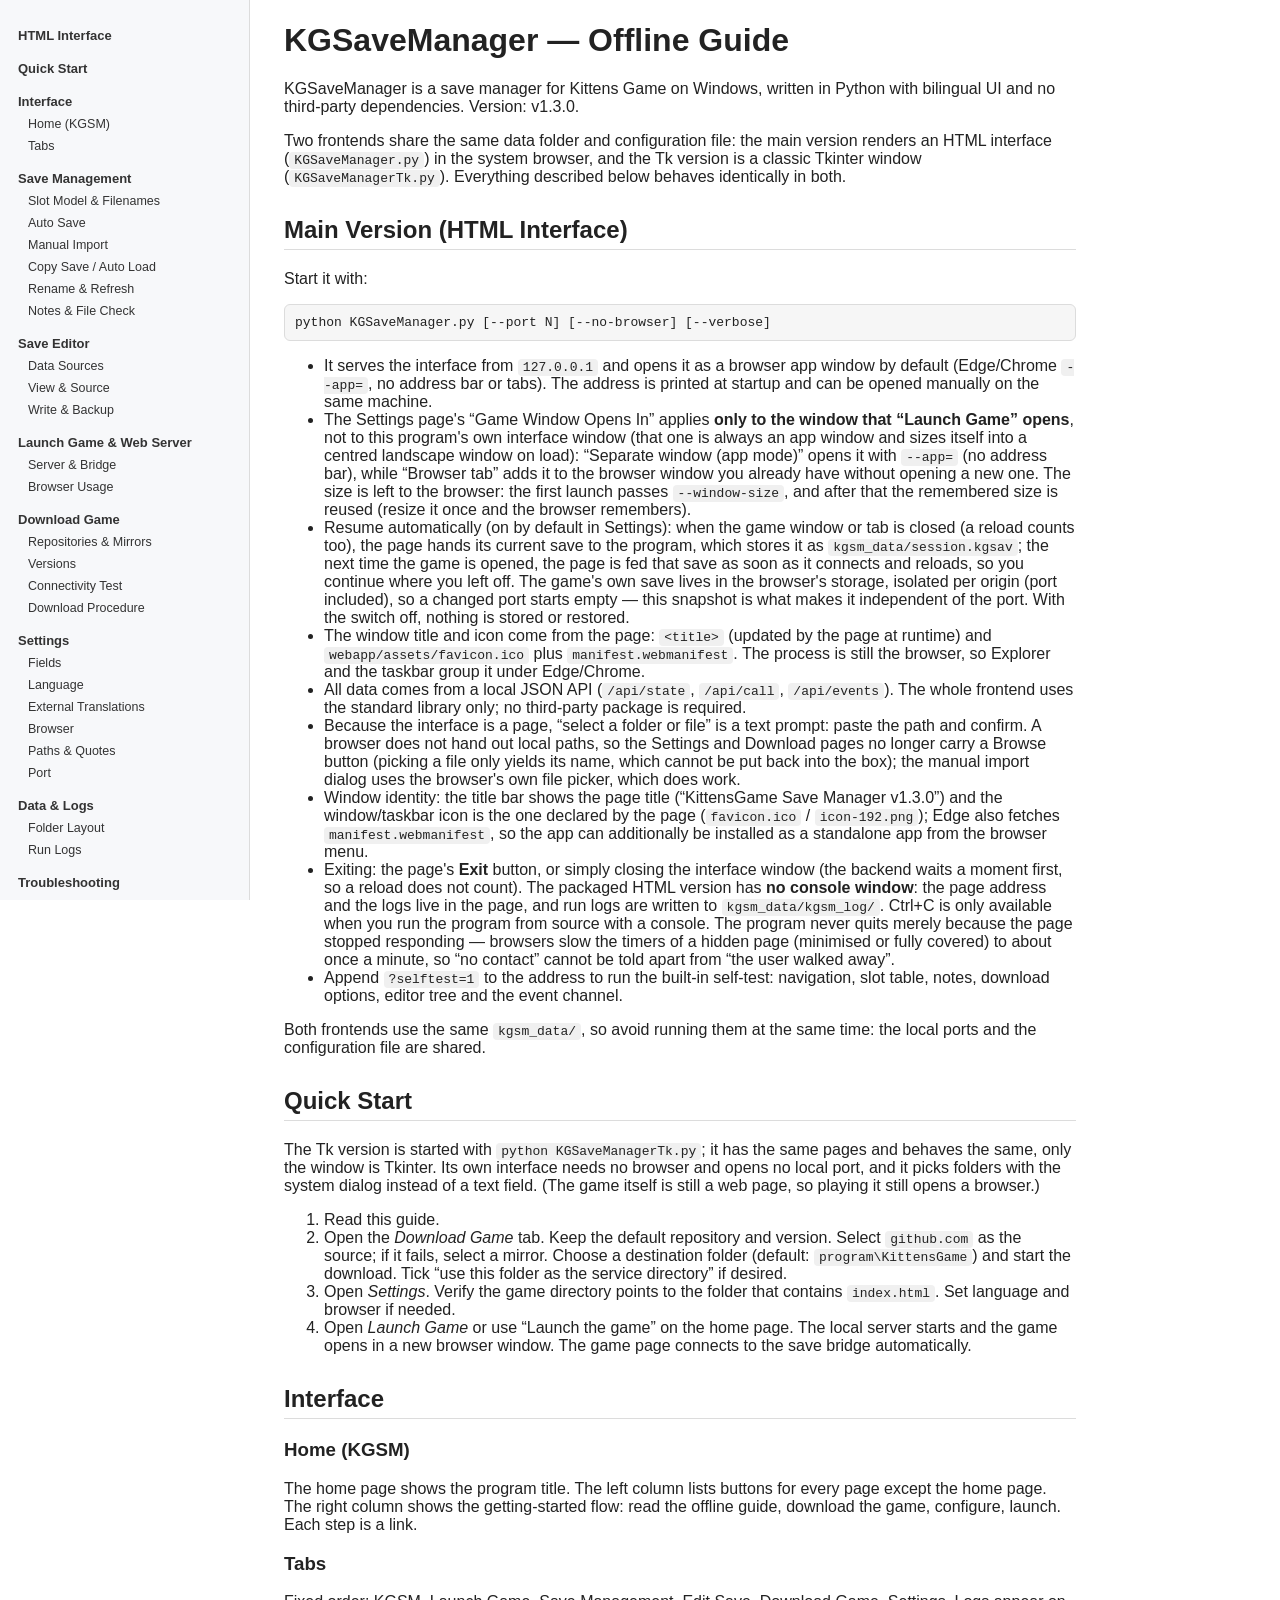
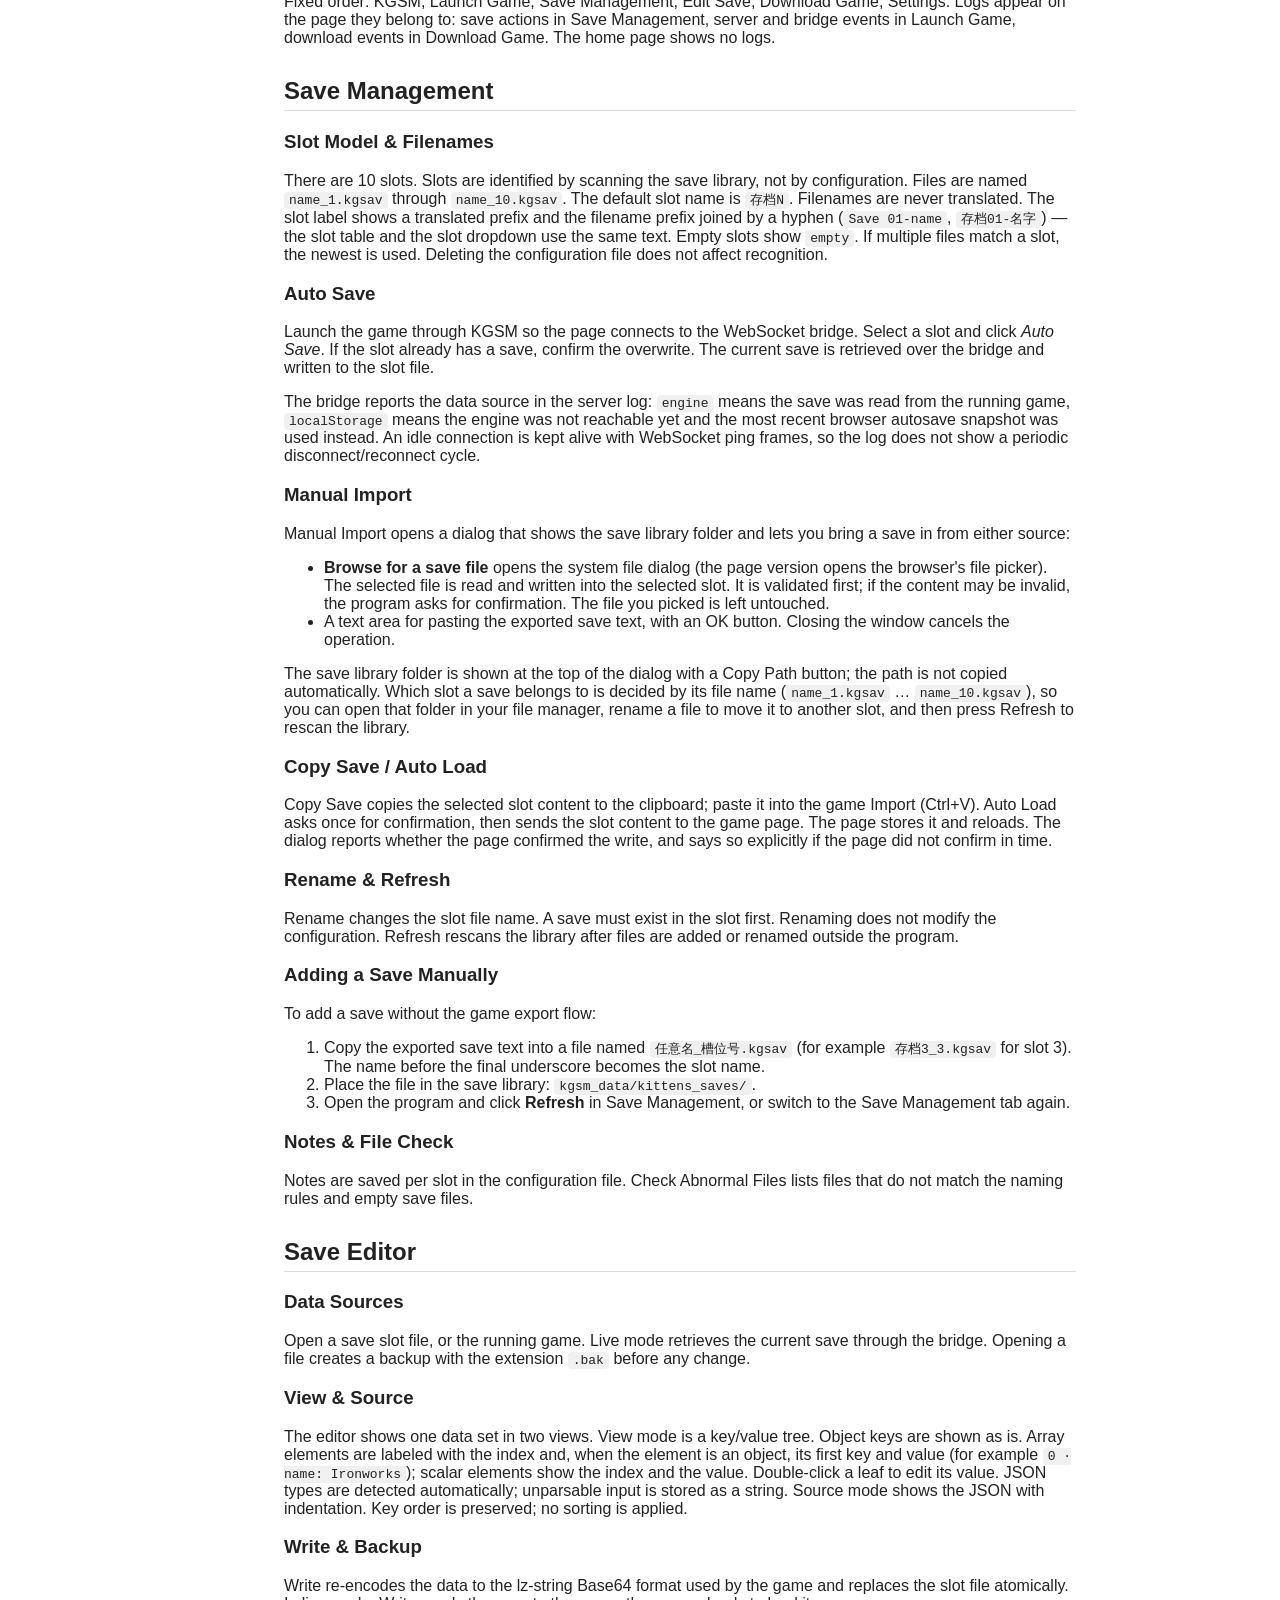
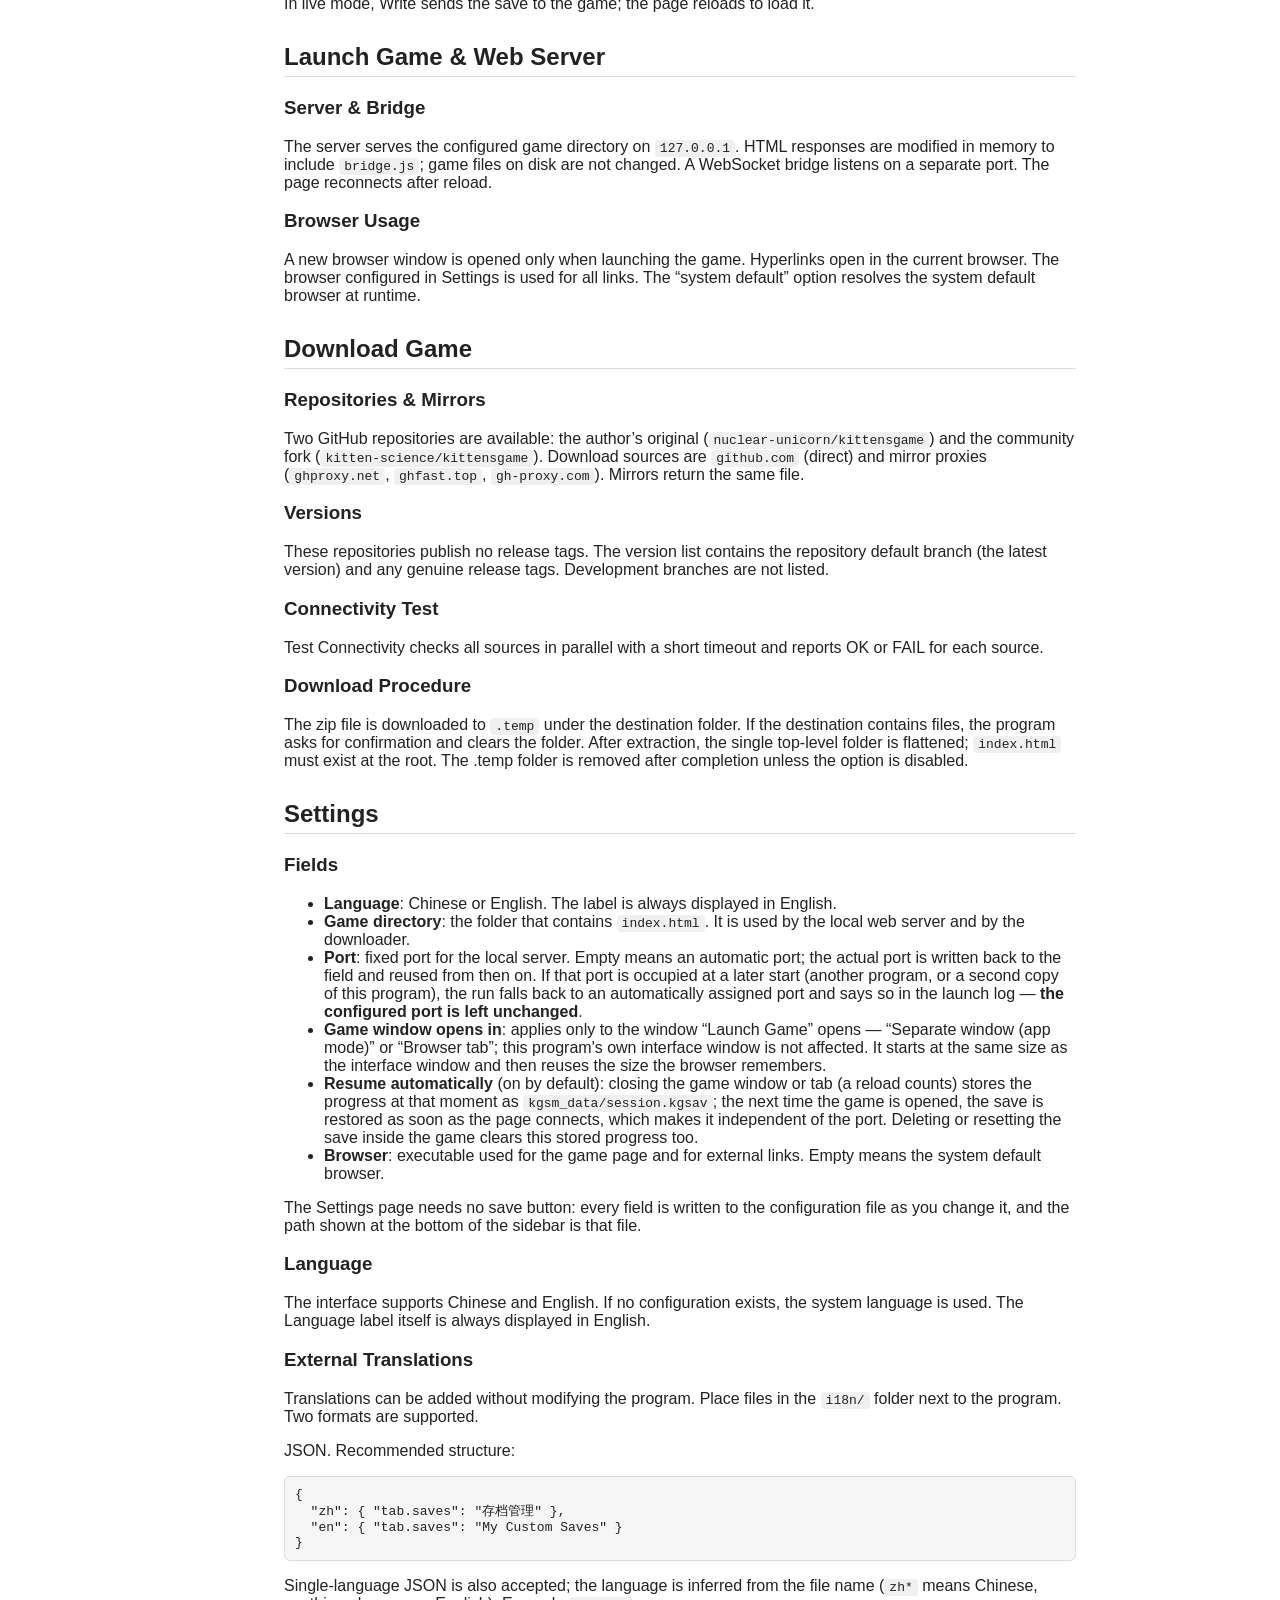
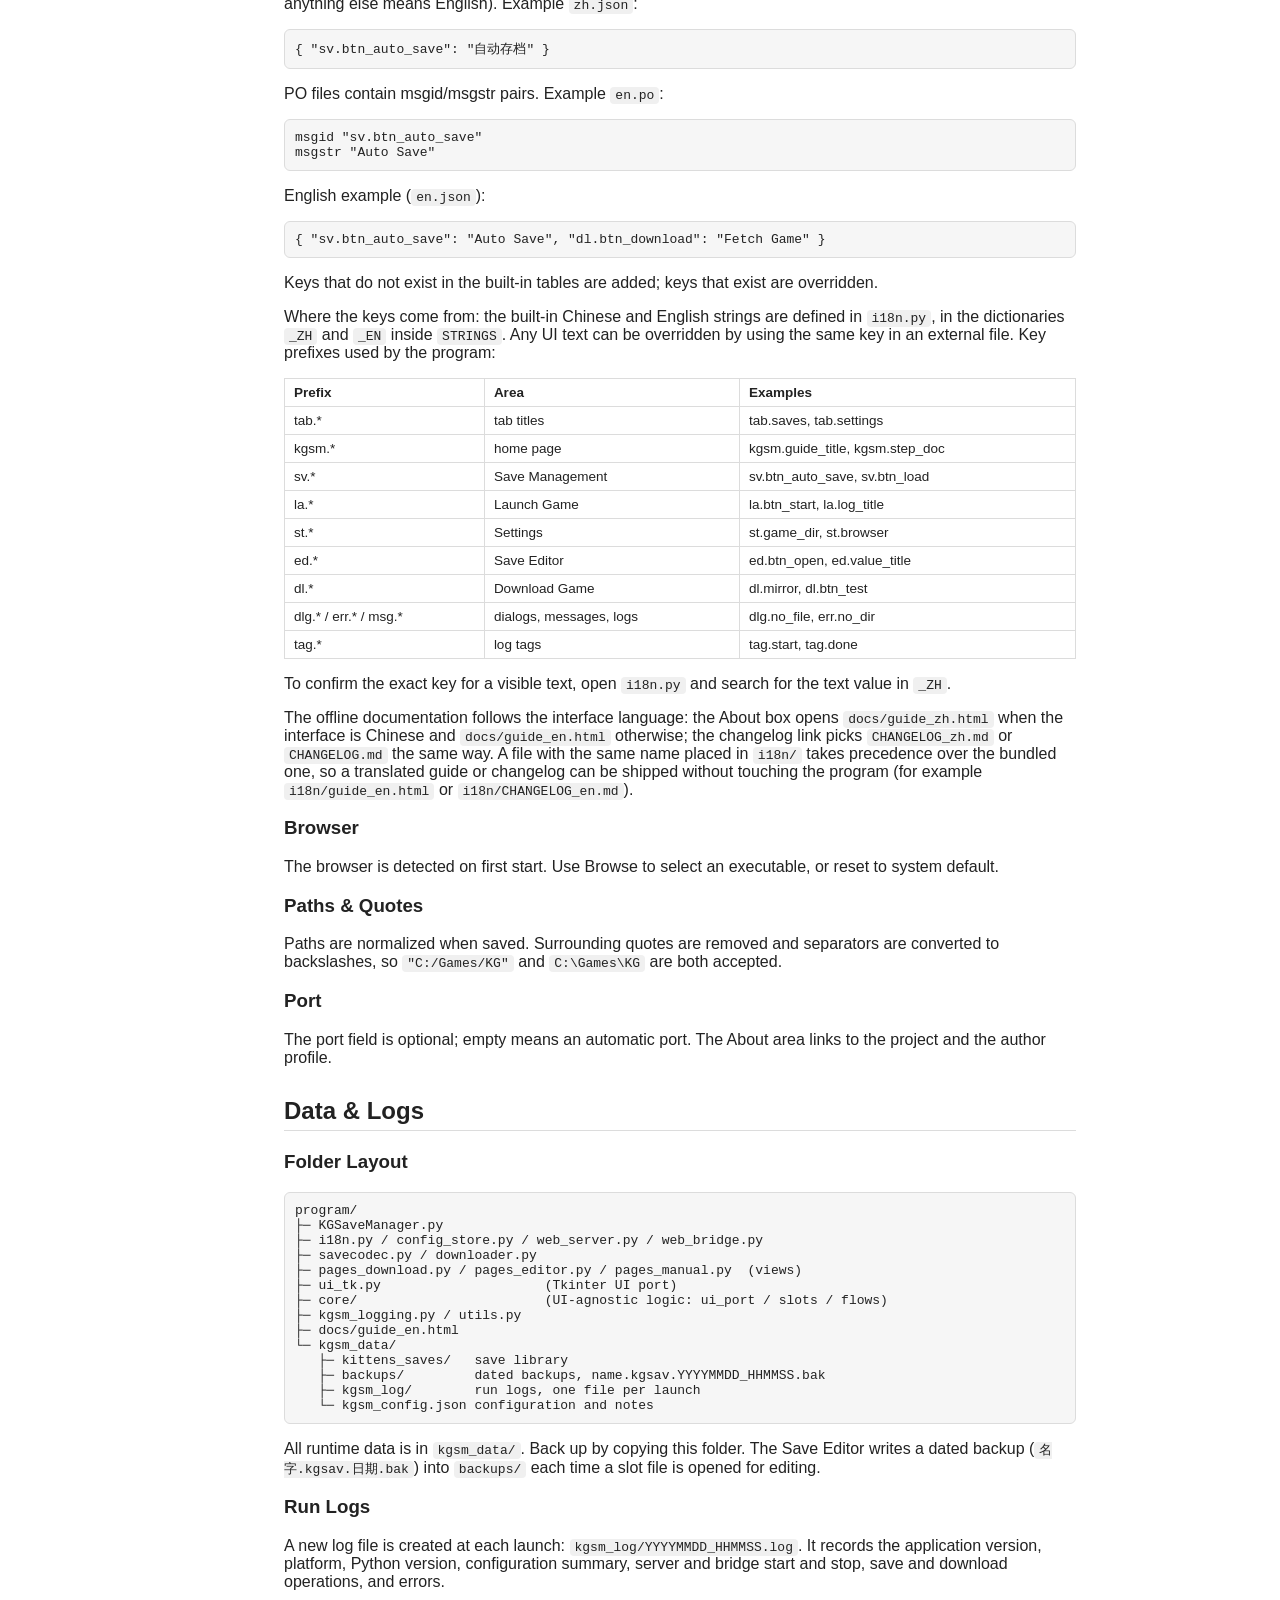
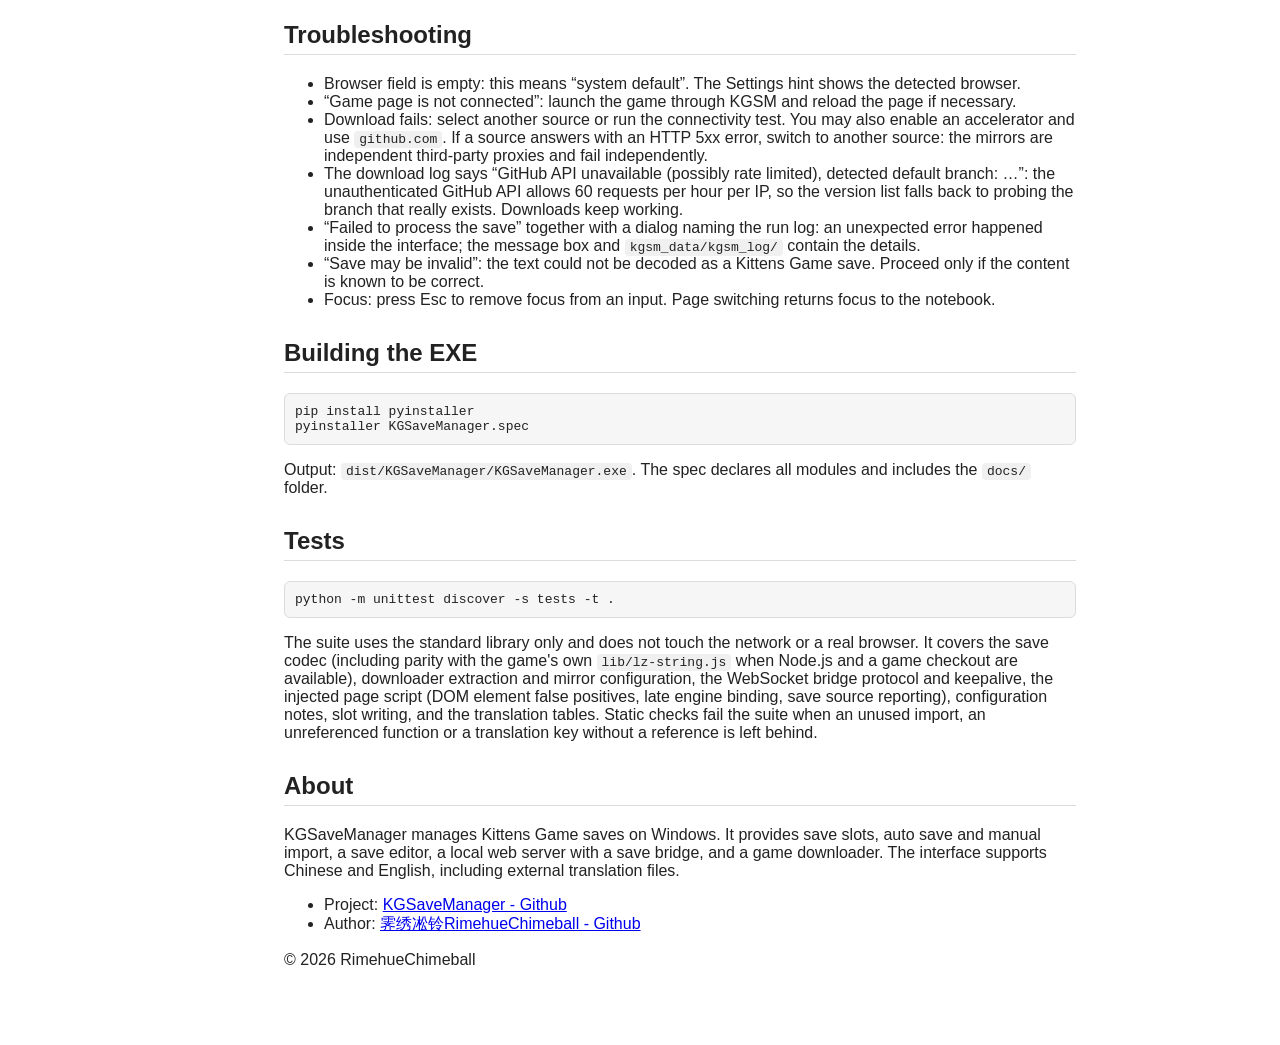
<file: docs/guide_en.html>
<!DOCTYPE html>
<html lang="en">
<head>
<meta charset="UTF-8">
<meta name="viewport" content="width=device-width, initial-scale=1.0">
<title>KGSaveManager — Offline Guide</title>
<style>
  :root { --accent: #2c6e49; --line: #dcdcdc; }
  * { box-sizing: border-box; }
  body { margin: 0; font-family: "Segoe UI", Arial, sans-serif; color: #222;
         display: flex; min-height: 100vh; }
  nav { width: 250px; flex: none; background: #f7f8fa;
        border-right: 1px solid var(--line); overflow-y: auto;
        position: sticky; top: 0; height: 100vh; padding: 14px 8px; }
  nav a { display: block; color: #333; text-decoration: none;
          padding: 4px 10px; border-radius: 4px; font-size: 13px; }
  nav a:hover { background: #e8ecef; }
  nav .l1 { font-weight: 600; margin-top: 10px; }
  nav .l2 { padding-left: 20px; font-size: 12.5px; }
  main { flex: 1; padding: 22px 34px 60px; max-width: 860px; }
  h1 { margin-top: 0; }
  h2 { border-bottom: 1px solid var(--line); padding-bottom: 5px;
       margin-top: 30px; }
  code { background: #f0f0f0; padding: 1px 5px; border-radius: 4px; }
  pre { background: #f6f6f6; border: 1px solid var(--line); padding: 10px;
        border-radius: 6px; overflow-x: auto; }
  table { border-collapse: collapse; width: 100%; }
  th, td { border: 1px solid var(--line); padding: 6px 9px;
           text-align: left; font-size: 13.5px; }
</style>
</head>
<body>
<nav>
  <a class="l1" href="#html-ui">HTML Interface</a>
  <a class="l1" href="#quick-start">Quick Start</a>
  <a class="l1" href="#interface">Interface</a>
  <a class="l2" href="#home">Home (KGSM)</a>
  <a class="l2" href="#tabs">Tabs</a>
  <a class="l1" href="#save-mgmt">Save Management</a>
  <a class="l2" href="#slot-model">Slot Model &amp; Filenames</a>
  <a class="l2" href="#auto-save">Auto Save</a>
  <a class="l2" href="#manual-save">Manual Import</a>
  <a class="l2" href="#copy-load">Copy Save / Auto Load</a>
  <a class="l2" href="#rename-refresh">Rename &amp; Refresh</a>
  <a class="l2" href="#notes-check">Notes &amp; File Check</a>
  <a class="l1" href="#editor">Save Editor</a>
  <a class="l2" href="#ed-sources">Data Sources</a>
  <a class="l2" href="#ed-views">View &amp; Source</a>
  <a class="l2" href="#ed-write">Write &amp; Backup</a>
  <a class="l1" href="#launch">Launch Game &amp; Web Server</a>
  <a class="l2" href="#server">Server &amp; Bridge</a>
  <a class="l2" href="#browser">Browser Usage</a>
  <a class="l1" href="#download">Download Game</a>
  <a class="l2" href="#dl-sources">Repositories &amp; Mirrors</a>
  <a class="l2" href="#dl-versions">Versions</a>
  <a class="l2" href="#dl-test">Connectivity Test</a>
  <a class="l2" href="#dl-flow">Download Procedure</a>
  <a class="l1" href="#settings">Settings</a>
  <a class="l2" href="#settings-fields">Fields</a>
  <a class="l2" href="#language">Language</a>
  <a class="l2" href="#external-i18n">External Translations</a>
  <a class="l2" href="#browser-cfg">Browser</a>
  <a class="l2" href="#paths">Paths &amp; Quotes</a>
  <a class="l2" href="#other-cfg">Port</a>
  <a class="l1" href="#data">Data &amp; Logs</a>
  <a class="l2" href="#kgsm-data">Folder Layout</a>
  <a class="l2" href="#logs">Run Logs</a>
  <a class="l1" href="#trouble">Troubleshooting</a>
  <a class="l1" href="#build">Building the EXE</a>
  <a class="l1" href="#tests">Tests</a>
  <a class="l1" href="#about">About</a>
</nav>
<main>
<h1>KGSaveManager — Offline Guide</h1>
<p>KGSaveManager is a save manager for Kittens Game on Windows, written in Python
with bilingual UI and no third-party dependencies. Version: v1.3.0.</p>
<p>Two frontends share the same data folder and configuration file: the main
version renders an HTML interface (<code>KGSaveManager.py</code>) in the system
browser, and the Tk version is a classic Tkinter window
(<code>KGSaveManagerTk.py</code>). Everything described below behaves
identically in both.</p>

<h2 id="html-ui">Main Version (HTML Interface)</h2>
<p>Start it with:</p>
<pre>python KGSaveManager.py [--port N] [--no-browser] [--verbose]</pre>
<ul>
  <li>It serves the interface from <code>127.0.0.1</code> and opens it as a
      browser app window by default (Edge/Chrome <code>--app=</code>, no address
      bar or tabs). The address is printed at startup and can be opened manually
      on the same machine.</li>
  <li>The Settings page's “Game Window Opens In” applies <b>only to the window that
      “Launch Game” opens</b>, not to this program's own interface window (that one
      is always an app window and sizes itself into a centred landscape window on
      load): “Separate window (app mode)” opens it with <code>--app=</code> (no
      address bar), while “Browser tab” adds it to the browser window you already
      have without opening a new one. The size is left to the browser: the first
      launch passes <code>--window-size</code>, and after that the remembered size
      is reused (resize it once and the browser remembers).</li>
  <li>Resume automatically (on by default in Settings): when the game window or tab
      is closed (a reload counts too), the page hands its current save to the
      program, which stores it as <code>kgsm_data/session.kgsav</code>; the next
      time the game is opened, the page is fed that save as soon as it connects and
      reloads, so you continue where you left off. The game's own save lives in the
      browser's storage, isolated per origin (port included), so a changed port
      starts empty — this snapshot is what makes it independent of the port. With
      the switch off, nothing is stored or restored.</li>
  <li>The window title and icon come from the page:
      <code>&lt;title&gt;</code> (updated by the page at runtime) and
      <code>webapp/assets/favicon.ico</code> plus
      <code>manifest.webmanifest</code>. The process is still the browser, so
      Explorer and the taskbar group it under Edge/Chrome.</li>
  <li>All data comes from a local JSON API (<code>/api/state</code>,
      <code>/api/call</code>, <code>/api/events</code>). The whole frontend uses
      the standard library only; no third-party package is required.</li>
  <li>Because the interface is a page, “select a folder or file” is a text prompt:
      paste the path and confirm. A browser does not hand out local paths, so the
      Settings and Download pages no longer carry a Browse button (picking a file
      only yields its name, which cannot be put back into the box); the manual
      import dialog uses the browser's own file picker, which does work.</li>
  <li>Window identity: the title bar shows the page title (“KittensGame Save
      Manager v1.3.0”) and the window/taskbar icon is the one declared by the
      page (<code>favicon.ico</code> / <code>icon-192.png</code>); Edge also
      fetches <code>manifest.webmanifest</code>, so the app can additionally be
      installed as a standalone app from the browser menu.</li>
  <li>Exiting: the page's <b>Exit</b> button, or simply closing the interface
      window (the backend waits a moment first, so a reload does not count).
      The packaged HTML version has <b>no console window</b>: the page address and
      the logs live in the page, and run logs are written to
      <code>kgsm_data/kgsm_log/</code>. Ctrl+C is only available when you run the
      program from source with a console. The program never quits merely because
      the page stopped responding — browsers slow the timers of a hidden page
      (minimised or fully covered) to about once a minute, so “no contact” cannot
      be told apart from “the user walked away”.</li>
  <li>Append <code>?selftest=1</code> to the address to run the built-in
      self-test: navigation, slot table, notes, download options, editor tree
      and the event channel.</li>
</ul>
<p>Both frontends use the same <code>kgsm_data/</code>, so avoid running them at
the same time: the local ports and the configuration file are shared.</p>

<h2 id="quick-start">Quick Start</h2>
<p>The Tk version is started with <code>python KGSaveManagerTk.py</code>; it
has the same pages and behaves the same, only the window is Tkinter. Its own
interface needs no browser and opens no local port, and it picks folders with the
system dialog instead of a text field. (The game itself is still a web page, so
playing it still opens a browser.)</p>
<ol>
  <li>Read this guide.</li>
  <li>Open the <em>Download Game</em> tab. Keep the default repository and
      version. Select <code>github.com</code> as the source; if it fails,
      select a mirror. Choose a destination folder (default:
      <code>program\KittensGame</code>) and start the download. Tick
      “use this folder as the service directory” if desired.</li>
  <li>Open <em>Settings</em>. Verify the game directory points to the folder
      that contains <code>index.html</code>. Set language and browser if
      needed.</li>
  <li>Open <em>Launch Game</em> or use “Launch the game” on the home page.
      The local server starts and the game opens in a new browser window.
      The game page connects to the save bridge automatically.</li>
</ol>

<h2 id="interface">Interface</h2>
<h3 id="home">Home (KGSM)</h3>
<p>The home page shows the program title. The left column lists buttons for
every page except the home page. The right column shows the getting-started
flow: read the offline guide, download the game, configure, launch. Each
step is a link.</p>
<h3 id="tabs">Tabs</h3>
<p>Fixed order: KGSM, Launch Game, Save Management, Edit Save, Download
Game, Settings. Logs appear on the page they belong to: save actions in
Save Management, server and bridge events in Launch Game, download events in
Download Game. The home page shows no logs.</p>

<h2 id="save-mgmt">Save Management</h2>
<h3 id="slot-model">Slot Model &amp; Filenames</h3>
<p>There are 10 slots. Slots are identified by scanning the save library,
not by configuration. Files are named
<code>name_1.kgsav</code> through <code>name_10.kgsav</code>. The default
slot name is <code>存档N</code>. Filenames are never translated. The slot
label shows a translated prefix and the filename prefix joined by a hyphen
(<code>Save 01-name</code>, <code>存档01-名字</code>) &mdash; the slot table
and the slot dropdown use the same text. Empty slots show <code>empty</code>.
If multiple files match a slot, the newest is used. Deleting the
configuration file does not affect recognition.</p>
<h3 id="auto-save">Auto Save</h3>
<p>Launch the game through KGSM so the page connects to the WebSocket
bridge. Select a slot and click <em>Auto Save</em>. If the slot already has
a save, confirm the overwrite. The current save is retrieved over the
bridge and written to the slot file.</p>
<p>The bridge reports the data source in the server log: <code>engine</code>
means the save was read from the running game, <code>localStorage</code>
means the engine was not reachable yet and the most recent browser
autosave snapshot was used instead. An idle connection is kept alive with
WebSocket ping frames, so the log does not show a periodic
disconnect/reconnect cycle.</p>
<h3 id="manual-save">Manual Import</h3>
<p>Manual Import opens a dialog that shows the save library folder and lets
you bring a save in from either source:</p>
<ul>
  <li><b>Browse for a save file</b> opens the system file dialog (the page
      version opens the browser's file picker). The selected file is read and
      written into the selected slot. It is validated first; if the content
      may be invalid, the program asks for confirmation. The file you picked
      is left untouched.</li>
  <li>A text area for pasting the exported save text, with an OK button.
      Closing the window cancels the operation.</li>
</ul>
<p>The save library folder is shown at the top of the dialog with a Copy Path
button; the path is not copied automatically. Which slot a save belongs to is
decided by its file name (<code>name_1.kgsav</code> …
<code>name_10.kgsav</code>), so you can open that folder in your file manager,
rename a file to move it to another slot, and then press Refresh to rescan the
library.</p>
<h3 id="copy-load">Copy Save / Auto Load</h3>
<p>Copy Save copies the selected slot content to the clipboard; paste it
into the game Import (Ctrl+V). Auto Load asks once for confirmation, then
sends the slot content to the game page. The page stores it and reloads. The
dialog reports whether the page confirmed the write, and says so explicitly if
the page did not confirm in time.</p>
<h3 id="rename-refresh">Rename &amp; Refresh</h3>
<p>Rename changes the slot file name. A save must exist in the slot first.
Renaming does not modify the configuration. Refresh rescans the library
after files are added or renamed outside the program.</p>
<h3 id="manual-add">Adding a Save Manually</h3>
<p>To add a save without the game export flow:</p>
<ol>
  <li>Copy the exported save text into a file named
      <code>任意名_槽位号.kgsav</code> (for example
      <code>存档3_3.kgsav</code> for slot 3). The name before the final
      underscore becomes the slot name.</li>
  <li>Place the file in the save library:
      <code>kgsm_data/kittens_saves/</code>.</li>
  <li>Open the program and click <b>Refresh</b> in Save Management, or
      switch to the Save Management tab again.</li>
</ol>
<h3 id="notes-check">Notes &amp; File Check</h3>
<p>Notes are saved per slot in the configuration file. Check Abnormal Files
lists files that do not match the naming rules and empty save files.</p>

<h2 id="editor">Save Editor</h2>
<h3 id="ed-sources">Data Sources</h3>
<p>Open a save slot file, or the running game. Live mode retrieves the
current save through the bridge. Opening a file creates a backup with the
extension <code>.bak</code> before any change.</p>
<h3 id="ed-views">View &amp; Source</h3>
<p>The editor shows one data set in two views. View mode is a key/value
tree. Object keys are shown as is. Array elements are labeled with the
index and, when the element is an object, its first key and value (for
example <code>0 · name: Ironworks</code>); scalar elements show the index
and the value. Double-click a leaf to edit its value. JSON types are
detected automatically; unparsable input is stored as a string. Source mode
shows the JSON with indentation. Key order is preserved; no sorting is
applied.</p>
<h3 id="ed-write">Write &amp; Backup</h3>
<p>Write re-encodes the data to the lz-string Base64 format used by the game
and replaces the slot file atomically. In live mode, Write sends the save
to the game; the page reloads to load it.</p>

<h2 id="launch">Launch Game &amp; Web Server</h2>
<h3 id="server">Server &amp; Bridge</h3>
<p>The server serves the configured game directory on
<code>127.0.0.1</code>. HTML responses are modified in memory to include
<code>bridge.js</code>; game files on disk are not changed. A WebSocket
bridge listens on a separate port. The page reconnects after reload.</p>
<h3 id="browser">Browser Usage</h3>
<p>A new browser window is opened only when launching the game. Hyperlinks
open in the current browser. The browser configured in Settings is used for
all links. The “system default” option resolves the system default browser
at runtime.</p>

<h2 id="download">Download Game</h2>
<h3 id="dl-sources">Repositories &amp; Mirrors</h3>
<p>Two GitHub repositories are available: the author’s original
(<code>nuclear-unicorn/kittensgame</code>) and the community fork
(<code>kitten-science/kittensgame</code>). Download sources are
<code>github.com</code> (direct) and mirror proxies
(<code>ghproxy.net</code>, <code>ghfast.top</code>,
<code>gh-proxy.com</code>). Mirrors return the same file.</p>
<h3 id="dl-versions">Versions</h3>
<p>These repositories publish no release tags. The version list contains
the repository default branch (the latest version) and any genuine release
tags. Development branches are not listed.</p>
<h3 id="dl-test">Connectivity Test</h3>
<p>Test Connectivity checks all sources in parallel with a short timeout
and reports OK or FAIL for each source.</p>
<h3 id="dl-flow">Download Procedure</h3>
<p>The zip file is downloaded to <code>.temp</code> under the destination
folder. If the destination contains files, the program asks for
confirmation and clears the folder. After extraction, the single top-level
folder is flattened; <code>index.html</code> must exist at the root. The
.temp folder is removed after completion unless the option is disabled.</p>

<h2 id="settings">Settings</h2>
<h3 id="settings-fields">Fields</h3>
<ul>
  <li><b>Language</b>: Chinese or English. The label is always displayed in
      English.</li>
  <li><b>Game directory</b>: the folder that contains <code>index.html</code>.
      It is used by the local web server and by the downloader.</li>
  <li><b>Port</b>: fixed port for the local server. Empty means an automatic
      port; the actual port is written back to the field and reused from then
      on. If that port is occupied at a later start (another program, or a
      second copy of this program), the run falls back to an automatically
      assigned port and says so in the launch log — <b>the configured port is
      left unchanged</b>.</li>
  <li><b>Game window opens in</b>: applies only to the window “Launch Game”
      opens — “Separate window (app mode)” or “Browser tab”; this program's own
      interface window is not affected. It starts at the same size as the
      interface window and then reuses the size the browser remembers.</li>
  <li><b>Resume automatically</b> (on by default): closing the game window or tab
      (a reload counts) stores the progress at that moment as
      <code>kgsm_data/session.kgsav</code>; the next time the game is opened, the
      save is restored as soon as the page connects, which makes it independent
      of the port. Deleting or resetting the save inside the game clears this
      stored progress too.</li>
  <li><b>Browser</b>: executable used for the game page and for external
      links. Empty means the system default browser.</li>
</ul>
<p>The Settings page needs no save button: every field is written to the
configuration file as you change it, and the path shown at the bottom of the
sidebar is that file.</p>
<h3 id="language">Language</h3>
<p>The interface supports Chinese and English. If no configuration exists,
the system language is used. The Language label itself is always displayed
in English.</p>
<h3 id="external-i18n">External Translations</h3>
<p>Translations can be added without modifying the program. Place files in
the <code>i18n/</code> folder next to the program. Two formats are
supported.</p>
<p>JSON. Recommended structure:</p>
<pre>{
  "zh": { "tab.saves": "存档管理" },
  "en": { "tab.saves": "My Custom Saves" }
}</pre>
<p>Single-language JSON is also accepted; the language is inferred from the
file name (<code>zh*</code> means Chinese, anything else means English).
Example <code>zh.json</code>:</p>
<pre>{ "sv.btn_auto_save": "自动存档" }</pre>
<p>PO files contain msgid/msgstr pairs. Example <code>en.po</code>:</p>
<pre>msgid "sv.btn_auto_save"
msgstr "Auto Save"</pre>
<p>English example (<code>en.json</code>):</p>
<pre>{ "sv.btn_auto_save": "Auto Save", "dl.btn_download": "Fetch Game" }</pre>
<p>Keys that do not exist in the built-in tables are added; keys that exist
are overridden.</p>
<p>Where the keys come from: the built-in Chinese and English strings are
defined in <code>i18n.py</code>, in the dictionaries <code>_ZH</code> and
<code>_EN</code> inside <code>STRINGS</code>. Any UI text can be overridden
by using the same key in an external file. Key prefixes used by the
program:</p>
<table>
<tr><th>Prefix</th><th>Area</th><th>Examples</th></tr>
<tr><td>tab.*</td><td>tab titles</td><td>tab.saves, tab.settings</td></tr>
<tr><td>kgsm.*</td><td>home page</td><td>kgsm.guide_title, kgsm.step_doc</td></tr>
<tr><td>sv.*</td><td>Save Management</td><td>sv.btn_auto_save, sv.btn_load</td></tr>
<tr><td>la.*</td><td>Launch Game</td><td>la.btn_start, la.log_title</td></tr>
<tr><td>st.*</td><td>Settings</td><td>st.game_dir, st.browser</td></tr>
<tr><td>ed.*</td><td>Save Editor</td><td>ed.btn_open, ed.value_title</td></tr>
<tr><td>dl.*</td><td>Download Game</td><td>dl.mirror, dl.btn_test</td></tr>
<tr><td>dlg.* / err.* / msg.*</td><td>dialogs, messages, logs</td><td>dlg.no_file, err.no_dir</td></tr>
<tr><td>tag.*</td><td>log tags</td><td>tag.start, tag.done</td></tr>
</table>
<p>To confirm the exact key for a visible text, open <code>i18n.py</code>
and search for the text value in <code>_ZH</code>.</p>
<p>The offline documentation follows the interface language: the About box opens
<code>docs/guide_zh.html</code> when the interface is Chinese and
<code>docs/guide_en.html</code> otherwise; the changelog link picks
<code>CHANGELOG_zh.md</code> or <code>CHANGELOG.md</code> the same way. A file
with the same name placed in <code>i18n/</code> takes precedence over the
bundled one, so a translated guide or changelog can be shipped without touching
the program (for example <code>i18n/guide_en.html</code> or
<code>i18n/CHANGELOG_en.md</code>).</p>
<h3 id="browser-cfg">Browser</h3>
<p>The browser is detected on first start. Use Browse to select an
executable, or reset to system default.</p>
<h3 id="paths">Paths &amp; Quotes</h3>
<p>Paths are normalized when saved. Surrounding quotes are removed and
separators are converted to backslashes, so
<code>"C:/Games/KG"</code> and <code>C:\Games\KG</code> are both accepted.</p>
<h3 id="other-cfg">Port</h3>
<p>The port field is optional; empty means an automatic port. The About area
links to the project and the author profile.</p>

<h2 id="data">Data &amp; Logs</h2>
<h3 id="kgsm-data">Folder Layout</h3>
<pre>program/
├─ KGSaveManager.py
├─ i18n.py / config_store.py / web_server.py / web_bridge.py
├─ savecodec.py / downloader.py
├─ pages_download.py / pages_editor.py / pages_manual.py  (views)
├─ ui_tk.py                     (Tkinter UI port)
├─ core/                        (UI-agnostic logic: ui_port / slots / flows)
├─ kgsm_logging.py / utils.py
├─ docs/guide_en.html
└─ kgsm_data/
   ├─ kittens_saves/   save library
   ├─ backups/         dated backups, name.kgsav.YYYYMMDD_HHMMSS.bak
   ├─ kgsm_log/        run logs, one file per launch
   └─ kgsm_config.json configuration and notes</pre>
<p>All runtime data is in <code>kgsm_data/</code>. Back up by copying this
folder. The Save Editor writes a dated backup
(<code>名字.kgsav.日期.bak</code>) into <code>backups/</code> each time a
slot file is opened for editing.</p>
<h3 id="logs">Run Logs</h3>
<p>A new log file is created at each launch:
<code>kgsm_log/YYYYMMDD_HHMMSS.log</code>. It records the application
version, platform, Python version, configuration summary, server and bridge
start and stop, save and download operations, and errors.</p>

<h2 id="trouble">Troubleshooting</h2>
<ul>
  <li>Browser field is empty: this means “system default”. The Settings
      hint shows the detected browser.</li>
  <li>“Game page is not connected”: launch the game through KGSM and reload
      the page if necessary.</li>
  <li>Download fails: select another source or run the connectivity test.
      You may also enable an accelerator and use <code>github.com</code>.
      If a source answers with an HTTP 5xx error, switch to another source: the
      mirrors are independent third-party proxies and fail independently.</li>
  <li>The download log says “GitHub API unavailable (possibly rate limited),
      detected default branch: …”: the unauthenticated GitHub API allows 60
      requests per hour per IP, so the version list falls back to probing the
      branch that really exists. Downloads keep working.</li>
  <li>“Failed to process the save” together with a dialog naming the run log: an
      unexpected error happened inside the interface; the message box and
      <code>kgsm_data/kgsm_log/</code> contain the details.</li>
  <li>“Save may be invalid”: the text could not be decoded as a Kittens
      Game save. Proceed only if the content is known to be correct.</li>
  <li>Focus: press Esc to remove focus from an input. Page switching
      returns focus to the notebook.</li>
</ul>

<h2 id="build">Building the EXE</h2>
<pre>pip install pyinstaller
pyinstaller KGSaveManager.spec</pre>
<p>Output: <code>dist/KGSaveManager/KGSaveManager.exe</code>. The spec
declares all modules and includes the <code>docs/</code> folder.</p>

<h2 id="tests">Tests</h2>
<pre>python -m unittest discover -s tests -t .</pre>
<p>The suite uses the standard library only and does not touch the network
or a real browser. It covers the save codec (including parity with the
game's own <code>lib/lz-string.js</code> when Node.js and a game checkout
are available), downloader extraction and mirror configuration, the
WebSocket bridge protocol and keepalive, the injected page script (DOM
element false positives, late engine binding, save source reporting),
configuration notes, slot writing, and the translation tables. Static
checks fail the suite when an unused import, an unreferenced function or a
translation key without a reference is left behind.</p>

<h2 id="about">About</h2>
<p>KGSaveManager manages Kittens Game saves on Windows. It provides save
slots, auto save and manual import, a save editor, a local web server with a save
bridge, and a game downloader. The interface supports Chinese and English,
including external translation files.</p>
<ul>
  <li>Project: <a href="https://github.com/RimehueChimeball/KGSaveManager">KGSaveManager - Github</a></li>
  <li>Author: <a href="https://github.com/RimehueChimeball">霁绣凇铃RimehueChimeball - Github</a></li>
</ul>
<p>© 2026 RimehueChimeball</p>
</main>
</body>
</html>
</file>
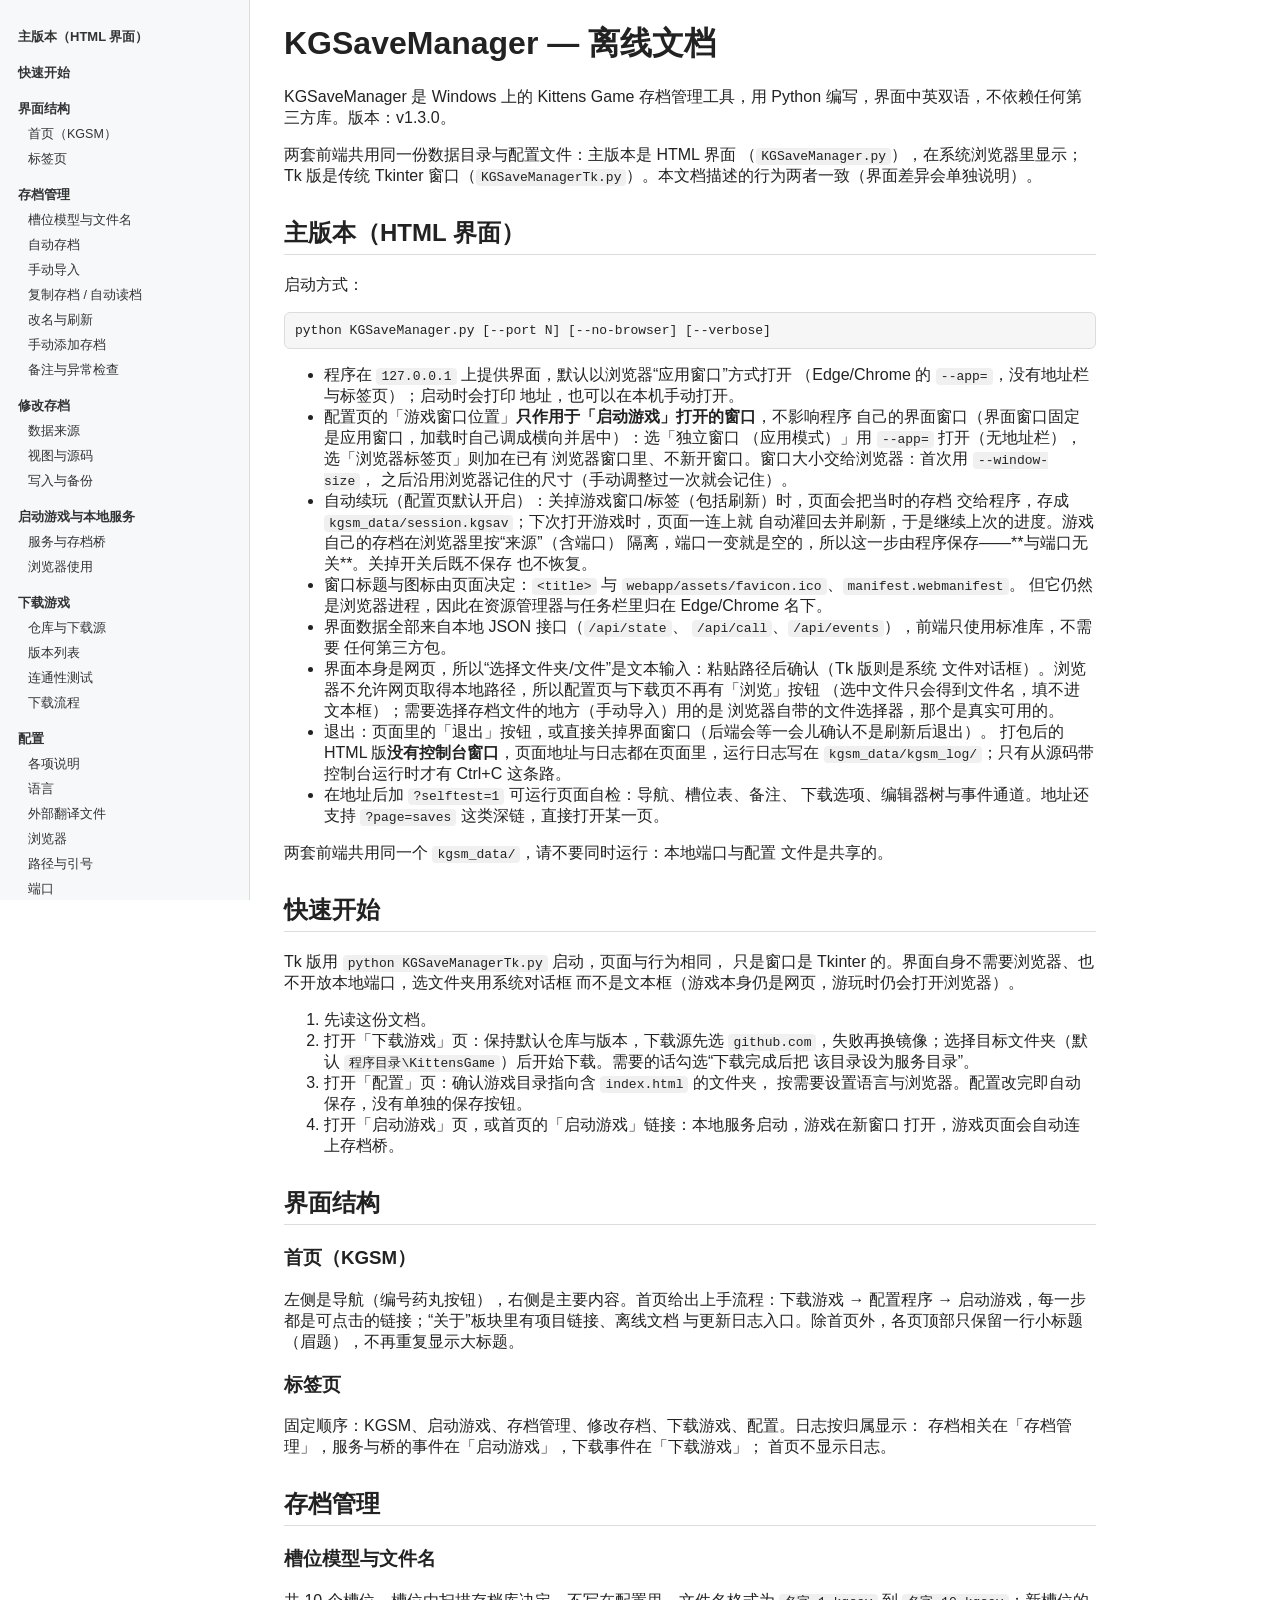
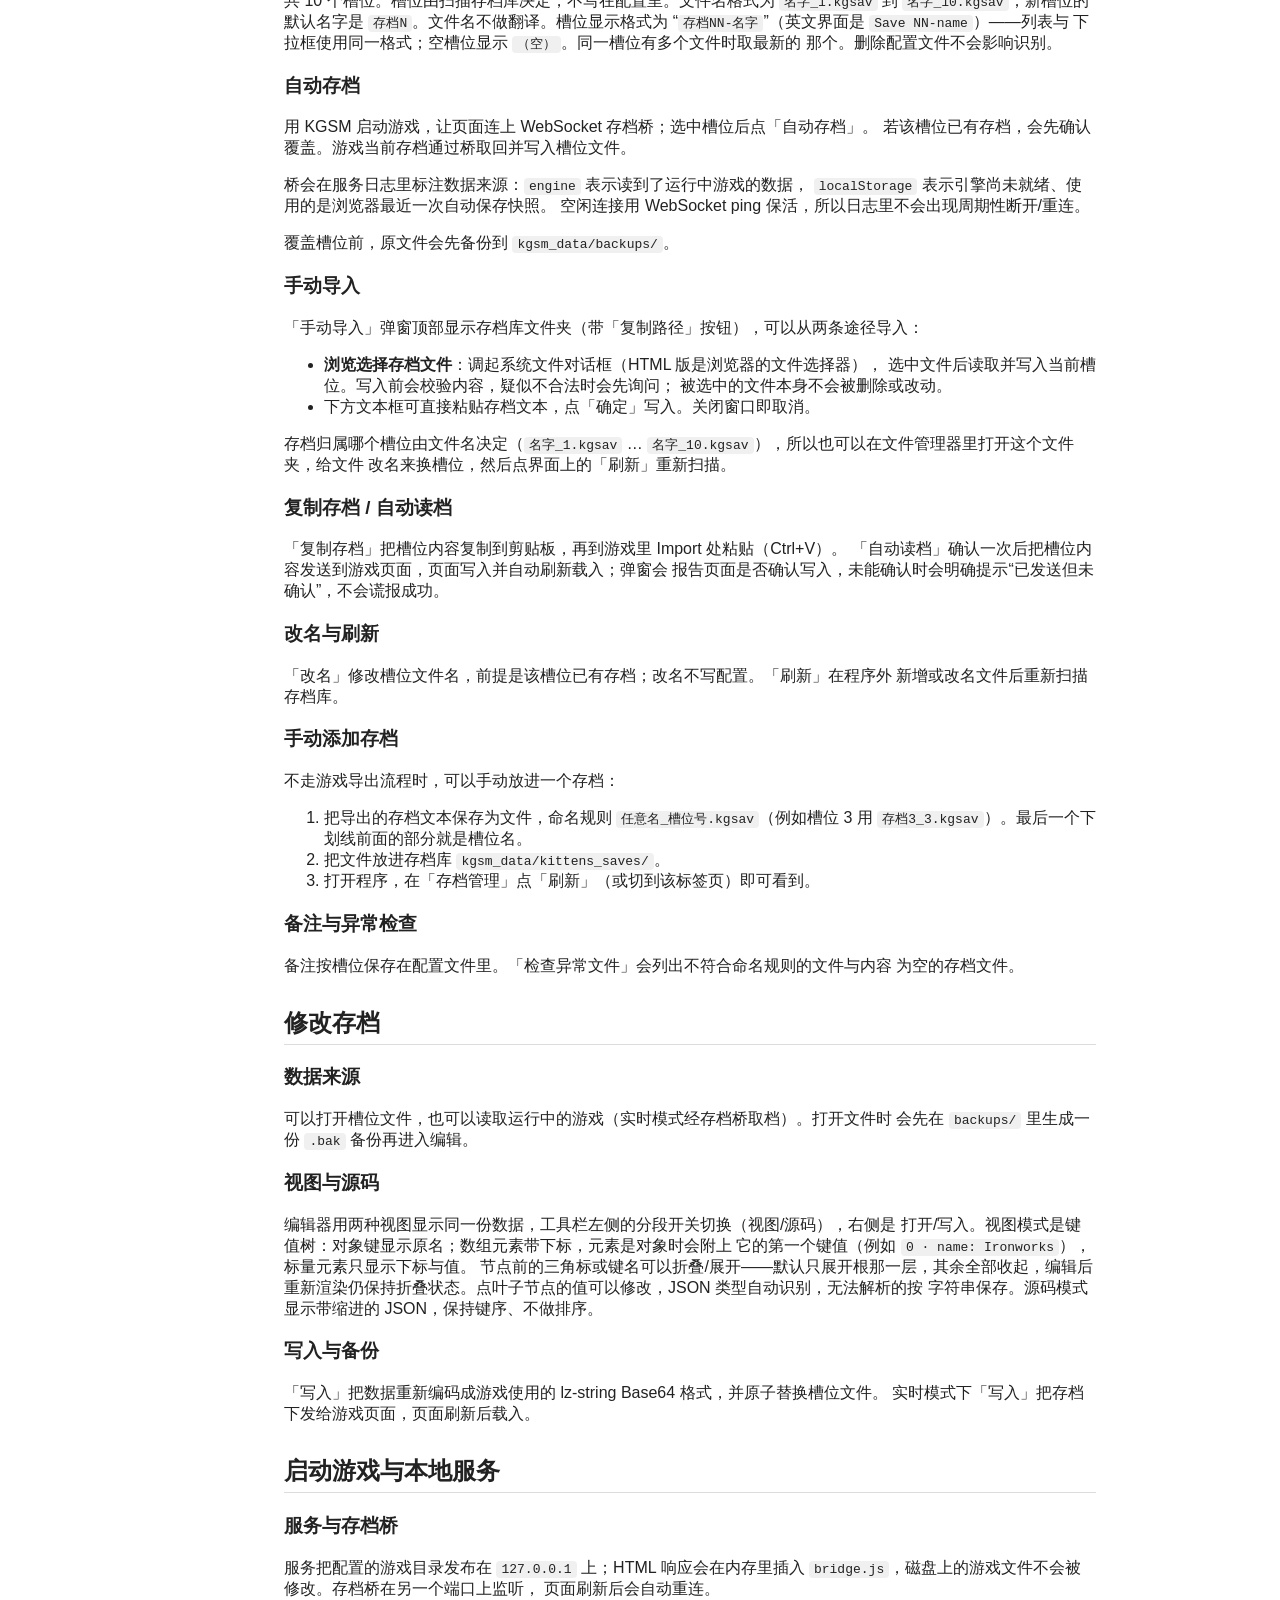
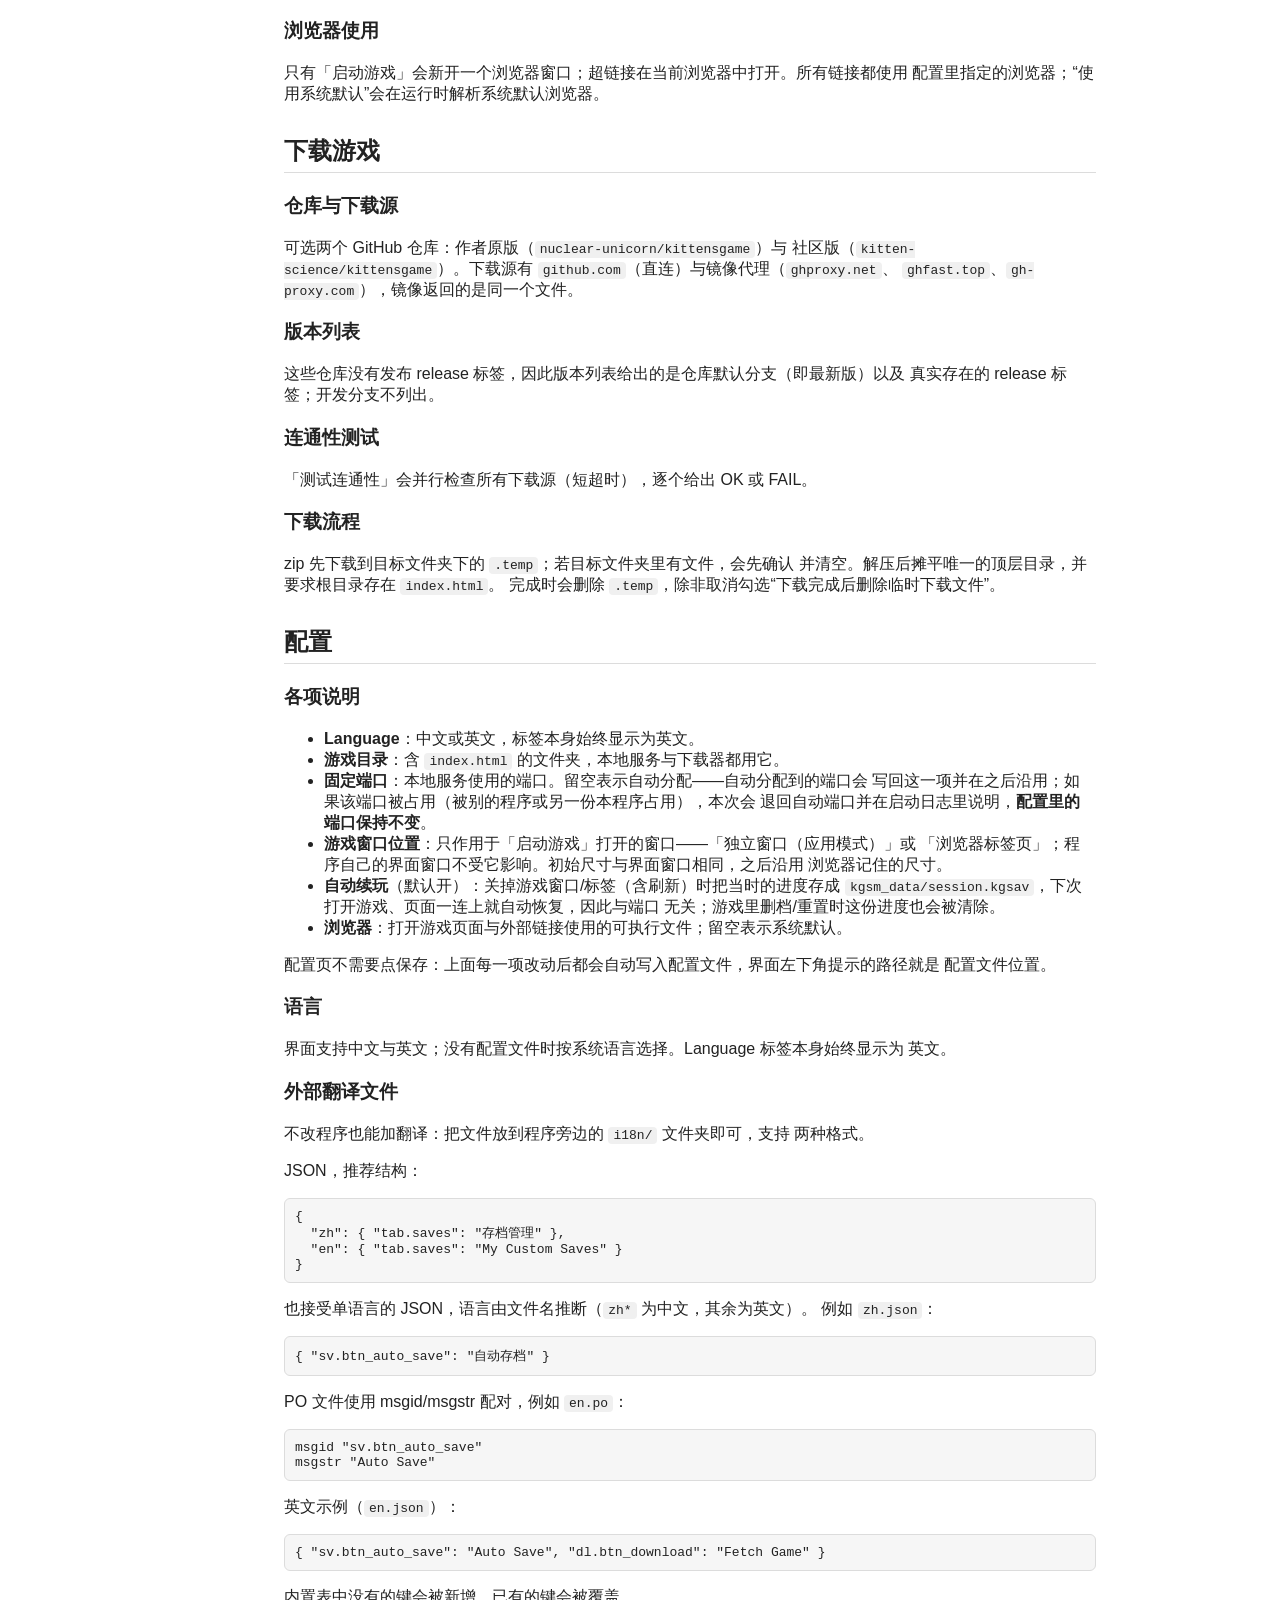
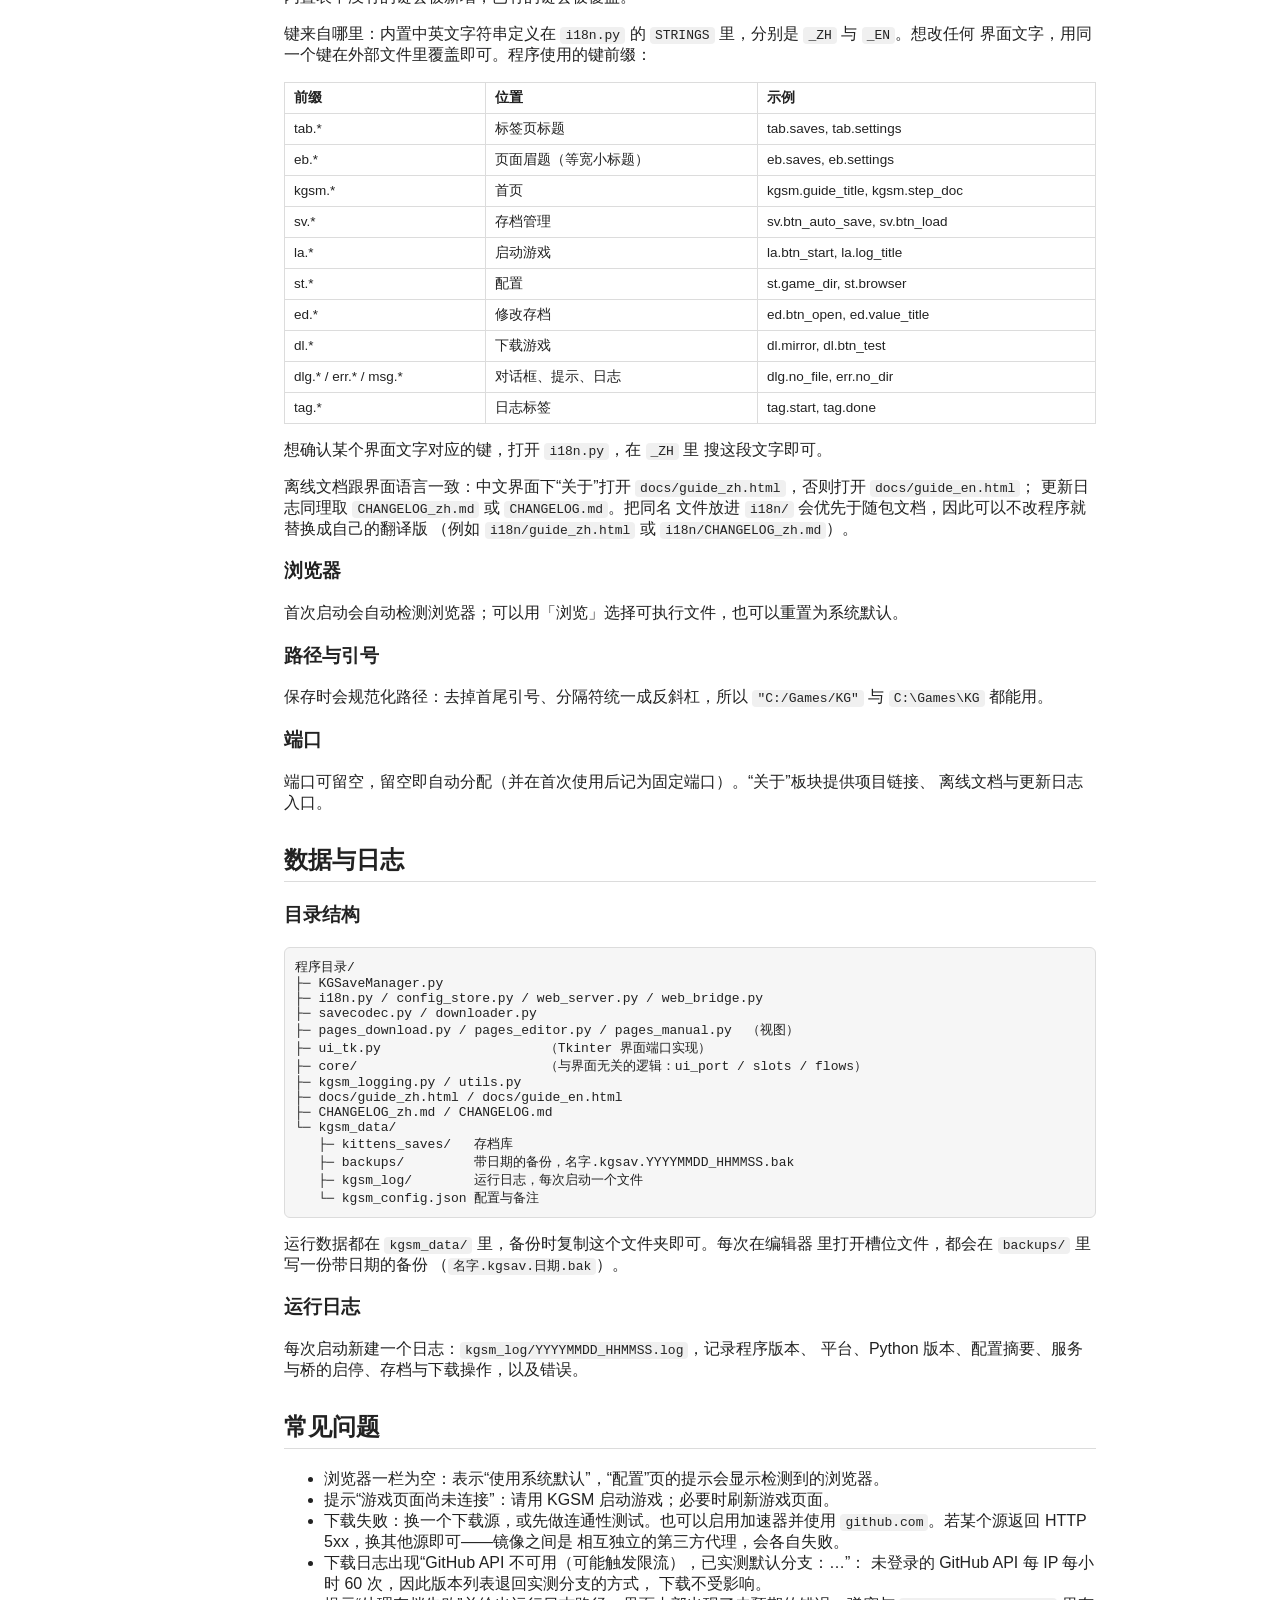
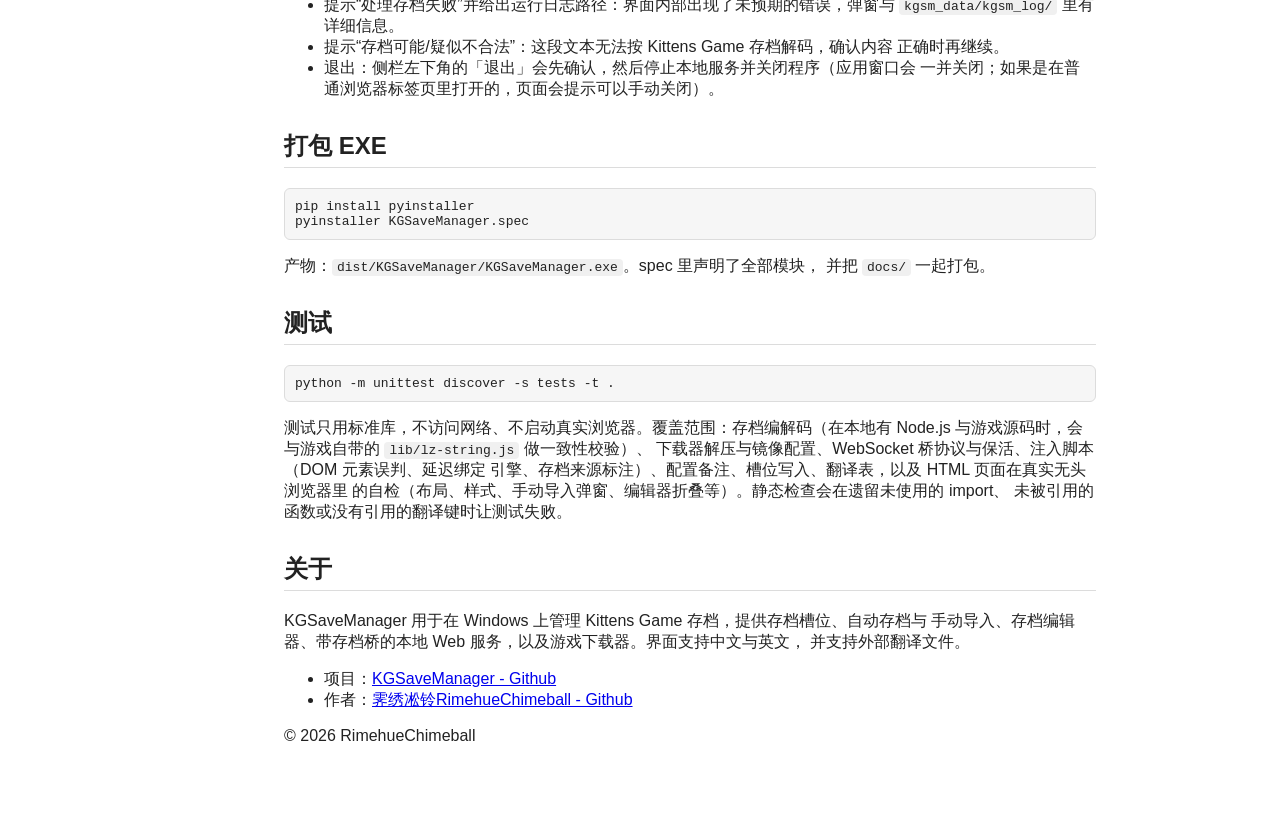
<file: docs/guide_zh.html>
<!DOCTYPE html>
<html lang="zh">
<head>
<meta charset="UTF-8">
<meta name="viewport" content="width=device-width, initial-scale=1.0">
<title>KGSaveManager — 离线文档</title>
<style>
  :root { --accent: #2c6e49; --line: #dcdcdc; }
  * { box-sizing: border-box; }
  body { margin: 0; font-family: "Microsoft YaHei", "Segoe UI", Arial, sans-serif;
         color: #222; display: flex; min-height: 100vh; }
  nav { width: 250px; flex: none; background: #f7f8fa;
        border-right: 1px solid var(--line); overflow-y: auto;
        position: sticky; top: 0; height: 100vh; padding: 14px 8px; }
  nav a { display: block; color: #333; text-decoration: none;
          padding: 4px 10px; border-radius: 4px; font-size: 13px; }
  nav a:hover { background: #e8ecef; }
  nav .l1 { font-weight: 600; margin-top: 10px; }
  nav .l2 { padding-left: 20px; font-size: 12.5px; }
  main { flex: 1; padding: 22px 34px 60px; max-width: 880px; }
  h1 { margin-top: 0; }
  h2 { border-bottom: 1px solid var(--line); padding-bottom: 5px;
       margin-top: 30px; }
  code { background: #f0f0f0; padding: 1px 5px; border-radius: 4px; }
  pre { background: #f6f6f6; border: 1px solid var(--line); padding: 10px;
        border-radius: 6px; overflow-x: auto; }
  table { border-collapse: collapse; width: 100%; }
  th, td { border: 1px solid var(--line); padding: 6px 9px;
           text-align: left; font-size: 13.5px; }
</style>
</head>
<body>
<nav>
  <a class="l1" href="#html-ui">主版本（HTML 界面）</a>
  <a class="l1" href="#quick-start">快速开始</a>
  <a class="l1" href="#interface">界面结构</a>
  <a class="l2" href="#home">首页（KGSM）</a>
  <a class="l2" href="#tabs">标签页</a>
  <a class="l1" href="#save-mgmt">存档管理</a>
  <a class="l2" href="#slot-model">槽位模型与文件名</a>
  <a class="l2" href="#auto-save">自动存档</a>
  <a class="l2" href="#manual-save">手动导入</a>
  <a class="l2" href="#copy-load">复制存档 / 自动读档</a>
  <a class="l2" href="#rename-refresh">改名与刷新</a>
  <a class="l2" href="#manual-add">手动添加存档</a>
  <a class="l2" href="#notes-check">备注与异常检查</a>
  <a class="l1" href="#editor">修改存档</a>
  <a class="l2" href="#ed-sources">数据来源</a>
  <a class="l2" href="#ed-views">视图与源码</a>
  <a class="l2" href="#ed-write">写入与备份</a>
  <a class="l1" href="#launch">启动游戏与本地服务</a>
  <a class="l2" href="#server">服务与存档桥</a>
  <a class="l2" href="#browser">浏览器使用</a>
  <a class="l1" href="#download">下载游戏</a>
  <a class="l2" href="#dl-sources">仓库与下载源</a>
  <a class="l2" href="#dl-versions">版本列表</a>
  <a class="l2" href="#dl-test">连通性测试</a>
  <a class="l2" href="#dl-flow">下载流程</a>
  <a class="l1" href="#settings">配置</a>
  <a class="l2" href="#settings-fields">各项说明</a>
  <a class="l2" href="#language">语言</a>
  <a class="l2" href="#external-i18n">外部翻译文件</a>
  <a class="l2" href="#browser-cfg">浏览器</a>
  <a class="l2" href="#paths">路径与引号</a>
  <a class="l2" href="#other-cfg">端口</a>
  <a class="l1" href="#data">数据与日志</a>
  <a class="l2" href="#kgsm-data">目录结构</a>
  <a class="l2" href="#logs">运行日志</a>
  <a class="l1" href="#trouble">常见问题</a>
  <a class="l1" href="#build">打包 EXE</a>
  <a class="l1" href="#tests">测试</a>
  <a class="l1" href="#about">关于</a>
</nav>
<main>
<h1>KGSaveManager — 离线文档</h1>
<p>KGSaveManager 是 Windows 上的 Kittens Game 存档管理工具，用 Python 编写，界面中英双语，不依赖任何第三方库。版本：v1.3.0。</p>
<p>两套前端共用同一份数据目录与配置文件：主版本是 HTML 界面
（<code>KGSaveManager.py</code>），在系统浏览器里显示；Tk 版是传统 Tkinter
窗口（<code>KGSaveManagerTk.py</code>）。本文档描述的行为两者一致（界面差异会单独说明）。</p>

<h2 id="html-ui">主版本（HTML 界面）</h2>
<p>启动方式：</p>
<pre>python KGSaveManager.py [--port N] [--no-browser] [--verbose]</pre>
<ul>
  <li>程序在 <code>127.0.0.1</code> 上提供界面，默认以浏览器“应用窗口”方式打开
      （Edge/Chrome 的 <code>--app=</code>，没有地址栏与标签页）；启动时会打印
      地址，也可以在本机手动打开。</li>
  <li>配置页的「游戏窗口位置」<strong>只作用于「启动游戏」打开的窗口</strong>，不影响程序
      自己的界面窗口（界面窗口固定是应用窗口，加载时自己调成横向并居中）：选「独立窗口
      （应用模式）」用 <code>--app=</code> 打开（无地址栏），选「浏览器标签页」则加在已有
      浏览器窗口里、不新开窗口。窗口大小交给浏览器：首次用 <code>--window-size</code>，
      之后沿用浏览器记住的尺寸（手动调整过一次就会记住）。</li>
  <li>自动续玩（配置页默认开启）：关掉游戏窗口/标签（包括刷新）时，页面会把当时的存档
      交给程序，存成 <code>kgsm_data/session.kgsav</code>；下次打开游戏时，页面一连上就
      自动灌回去并刷新，于是继续上次的进度。游戏自己的存档在浏览器里按“来源”（含端口）
      隔离，端口一变就是空的，所以这一步由程序保存——**与端口无关**。关掉开关后既不保存
      也不恢复。</li>
  <li>窗口标题与图标由页面决定：<code>&lt;title&gt;</code> 与
      <code>webapp/assets/favicon.ico</code>、<code>manifest.webmanifest</code>。
      但它仍然是浏览器进程，因此在资源管理器与任务栏里归在 Edge/Chrome 名下。</li>
  <li>界面数据全部来自本地 JSON 接口（<code>/api/state</code>、
      <code>/api/call</code>、<code>/api/events</code>），前端只使用标准库，不需要
      任何第三方包。</li>
  <li>界面本身是网页，所以“选择文件夹/文件”是文本输入：粘贴路径后确认（Tk 版则是系统
      文件对话框）。浏览器不允许网页取得本地路径，所以配置页与下载页不再有「浏览」按钮
      （选中文件只会得到文件名，填不进文本框）；需要选择存档文件的地方（手动导入）用的是
      浏览器自带的文件选择器，那个是真实可用的。</li>
  <li>退出：页面里的「退出」按钮，或直接关掉界面窗口（后端会等一会儿确认不是刷新后退出）。
      打包后的 HTML 版<strong>没有控制台窗口</strong>，页面地址与日志都在页面里，运行日志写在
      <code>kgsm_data/kgsm_log/</code>；只有从源码带控制台运行时才有 Ctrl+C 这条路。</li>
  <li>在地址后加 <code>?selftest=1</code> 可运行页面自检：导航、槽位表、备注、
      下载选项、编辑器树与事件通道。地址还支持 <code>?page=saves</code>
      这类深链，直接打开某一页。</li>
</ul>
<p>两套前端共用同一个 <code>kgsm_data/</code>，请不要同时运行：本地端口与配置
文件是共享的。</p>

<h2 id="quick-start">快速开始</h2>
<p>Tk 版用 <code>python KGSaveManagerTk.py</code> 启动，页面与行为相同，
只是窗口是 Tkinter 的。界面自身不需要浏览器、也不开放本地端口，选文件夹用系统对话框
而不是文本框（游戏本身仍是网页，游玩时仍会打开浏览器）。</p>
<ol>
  <li>先读这份文档。</li>
  <li>打开「下载游戏」页：保持默认仓库与版本，下载源先选
      <code>github.com</code>，失败再换镜像；选择目标文件夹（默认
      <code>程序目录\KittensGame</code>）后开始下载。需要的话勾选“下载完成后把
      该目录设为服务目录”。</li>
  <li>打开「配置」页：确认游戏目录指向含 <code>index.html</code> 的文件夹，
      按需要设置语言与浏览器。配置改完即自动保存，没有单独的保存按钮。</li>
  <li>打开「启动游戏」页，或首页的「启动游戏」链接：本地服务启动，游戏在新窗口
      打开，游戏页面会自动连上存档桥。</li>
</ol>

<h2 id="interface">界面结构</h2>
<h3 id="home">首页（KGSM）</h3>
<p>左侧是导航（编号药丸按钮），右侧是主要内容。首页给出上手流程：下载游戏 →
配置程序 → 启动游戏，每一步都是可点击的链接；“关于”板块里有项目链接、离线文档
与更新日志入口。除首页外，各页顶部只保留一行小标题（眉题），不再重复显示大标题。</p>
<h3 id="tabs">标签页</h3>
<p>固定顺序：KGSM、启动游戏、存档管理、修改存档、下载游戏、配置。日志按归属显示：
存档相关在「存档管理」，服务与桥的事件在「启动游戏」，下载事件在「下载游戏」；
首页不显示日志。</p>

<h2 id="save-mgmt">存档管理</h2>
<h3 id="slot-model">槽位模型与文件名</h3>
<p>共 10 个槽位。槽位由扫描存档库决定，不写在配置里。文件名格式为
<code>名字_1.kgsav</code> 到 <code>名字_10.kgsav</code>；新槽位的默认名字是
<code>存档N</code>。文件名不做翻译。槽位显示格式为
“<code>存档NN-名字</code>”（英文界面是 <code>Save NN-name</code>）——列表与
下拉框使用同一格式；空槽位显示 <code>（空）</code>。同一槽位有多个文件时取最新的
那个。删除配置文件不会影响识别。</p>
<h3 id="auto-save">自动存档</h3>
<p>用 KGSM 启动游戏，让页面连上 WebSocket 存档桥；选中槽位后点「自动存档」。
若该槽位已有存档，会先确认覆盖。游戏当前存档通过桥取回并写入槽位文件。</p>
<p>桥会在服务日志里标注数据来源：<code>engine</code> 表示读到了运行中游戏的数据，
<code>localStorage</code> 表示引擎尚未就绪、使用的是浏览器最近一次自动保存快照。
空闲连接用 WebSocket ping 保活，所以日志里不会出现周期性断开/重连。</p>
<p>覆盖槽位前，原文件会先备份到 <code>kgsm_data/backups/</code>。</p>
<h3 id="manual-save">手动导入</h3>
<p>「手动导入」弹窗顶部显示存档库文件夹（带「复制路径」按钮），可以从两条途径导入：</p>
<ul>
  <li><b>浏览选择存档文件</b>：调起系统文件对话框（HTML 版是浏览器的文件选择器），
      选中文件后读取并写入当前槽位。写入前会校验内容，疑似不合法时会先询问；
      被选中的文件本身不会被删除或改动。</li>
  <li>下方文本框可直接粘贴存档文本，点「确定」写入。关闭窗口即取消。</li>
</ul>
<p>存档归属哪个槽位由文件名决定（<code>名字_1.kgsav</code> …
<code>名字_10.kgsav</code>），所以也可以在文件管理器里打开这个文件夹，给文件
改名来换槽位，然后点界面上的「刷新」重新扫描。</p>
<h3 id="copy-load">复制存档 / 自动读档</h3>
<p>「复制存档」把槽位内容复制到剪贴板，再到游戏里 Import 处粘贴（Ctrl+V）。
「自动读档」确认一次后把槽位内容发送到游戏页面，页面写入并自动刷新载入；弹窗会
报告页面是否确认写入，未能确认时会明确提示“已发送但未确认”，不会谎报成功。</p>
<h3 id="rename-refresh">改名与刷新</h3>
<p>「改名」修改槽位文件名，前提是该槽位已有存档；改名不写配置。「刷新」在程序外
新增或改名文件后重新扫描存档库。</p>
<h3 id="manual-add">手动添加存档</h3>
<p>不走游戏导出流程时，可以手动放进一个存档：</p>
<ol>
  <li>把导出的存档文本保存为文件，命名规则
      <code>任意名_槽位号.kgsav</code>（例如槽位 3 用
      <code>存档3_3.kgsav</code>）。最后一个下划线前面的部分就是槽位名。</li>
  <li>把文件放进存档库 <code>kgsm_data/kittens_saves/</code>。</li>
  <li>打开程序，在「存档管理」点「刷新」（或切到该标签页）即可看到。</li>
</ol>
<h3 id="notes-check">备注与异常检查</h3>
<p>备注按槽位保存在配置文件里。「检查异常文件」会列出不符合命名规则的文件与内容
为空的存档文件。</p>

<h2 id="editor">修改存档</h2>
<h3 id="ed-sources">数据来源</h3>
<p>可以打开槽位文件，也可以读取运行中的游戏（实时模式经存档桥取档）。打开文件时
会先在 <code>backups/</code> 里生成一份 <code>.bak</code> 备份再进入编辑。</p>
<h3 id="ed-views">视图与源码</h3>
<p>编辑器用两种视图显示同一份数据，工具栏左侧的分段开关切换（视图/源码），右侧是
打开/写入。视图模式是键值树：对象键显示原名；数组元素带下标，元素是对象时会附上
它的第一个键值（例如 <code>0 · name: Ironworks</code>），标量元素只显示下标与值。
节点前的三角标或键名可以折叠/展开——默认只展开根那一层，其余全部收起，编辑后
重新渲染仍保持折叠状态。点叶子节点的值可以修改，JSON 类型自动识别，无法解析的按
字符串保存。源码模式显示带缩进的 JSON，保持键序、不做排序。</p>
<h3 id="ed-write">写入与备份</h3>
<p>「写入」把数据重新编码成游戏使用的 lz-string Base64 格式，并原子替换槽位文件。
实时模式下「写入」把存档下发给游戏页面，页面刷新后载入。</p>

<h2 id="launch">启动游戏与本地服务</h2>
<h3 id="server">服务与存档桥</h3>
<p>服务把配置的游戏目录发布在 <code>127.0.0.1</code> 上；HTML 响应会在内存里插入
<code>bridge.js</code>，磁盘上的游戏文件不会被修改。存档桥在另一个端口上监听，
页面刷新后会自动重连。</p>
<h3 id="browser">浏览器使用</h3>
<p>只有「启动游戏」会新开一个浏览器窗口；超链接在当前浏览器中打开。所有链接都使用
配置里指定的浏览器；“使用系统默认”会在运行时解析系统默认浏览器。</p>

<h2 id="download">下载游戏</h2>
<h3 id="dl-sources">仓库与下载源</h3>
<p>可选两个 GitHub 仓库：作者原版（<code>nuclear-unicorn/kittensgame</code>）与
社区版（<code>kitten-science/kittensgame</code>）。下载源有
<code>github.com</code>（直连）与镜像代理（<code>ghproxy.net</code>、
<code>ghfast.top</code>、<code>gh-proxy.com</code>），镜像返回的是同一个文件。</p>
<h3 id="dl-versions">版本列表</h3>
<p>这些仓库没有发布 release 标签，因此版本列表给出的是仓库默认分支（即最新版）以及
真实存在的 release 标签；开发分支不列出。</p>
<h3 id="dl-test">连通性测试</h3>
<p>「测试连通性」会并行检查所有下载源（短超时），逐个给出 OK 或 FAIL。</p>
<h3 id="dl-flow">下载流程</h3>
<p>zip 先下载到目标文件夹下的 <code>.temp</code>；若目标文件夹里有文件，会先确认
并清空。解压后摊平唯一的顶层目录，并要求根目录存在 <code>index.html</code>。
完成时会删除 <code>.temp</code>，除非取消勾选“下载完成后删除临时下载文件”。</p>

<h2 id="settings">配置</h2>
<h3 id="settings-fields">各项说明</h3>
<ul>
  <li><b>Language</b>：中文或英文，标签本身始终显示为英文。</li>
  <li><b>游戏目录</b>：含 <code>index.html</code> 的文件夹，本地服务与下载器都用它。</li>
  <li><b>固定端口</b>：本地服务使用的端口。留空表示自动分配——自动分配到的端口会
      写回这一项并在之后沿用；如果该端口被占用（被别的程序或另一份本程序占用），本次会
      退回自动端口并在启动日志里说明，<strong>配置里的端口保持不变</strong>。</li>
  <li><b>游戏窗口位置</b>：只作用于「启动游戏」打开的窗口——「独立窗口（应用模式）」或
      「浏览器标签页」；程序自己的界面窗口不受它影响。初始尺寸与界面窗口相同，之后沿用
      浏览器记住的尺寸。</li>
  <li><b>自动续玩</b>（默认开）：关掉游戏窗口/标签（含刷新）时把当时的进度存成
      <code>kgsm_data/session.kgsav</code>，下次打开游戏、页面一连上就自动恢复，因此与端口
      无关；游戏里删档/重置时这份进度也会被清除。</li>
  <li><b>浏览器</b>：打开游戏页面与外部链接使用的可执行文件；留空表示系统默认。</li>
</ul>
<p>配置页不需要点保存：上面每一项改动后都会自动写入配置文件，界面左下角提示的路径就是
配置文件位置。</p>
<h3 id="language">语言</h3>
<p>界面支持中文与英文；没有配置文件时按系统语言选择。Language 标签本身始终显示为
英文。</p>
<h3 id="external-i18n">外部翻译文件</h3>
<p>不改程序也能加翻译：把文件放到程序旁边的 <code>i18n/</code> 文件夹即可，支持
两种格式。</p>
<p>JSON，推荐结构：</p>
<pre>{
  "zh": { "tab.saves": "存档管理" },
  "en": { "tab.saves": "My Custom Saves" }
}</pre>
<p>也接受单语言的 JSON，语言由文件名推断（<code>zh*</code> 为中文，其余为英文）。
例如 <code>zh.json</code>：</p>
<pre>{ "sv.btn_auto_save": "自动存档" }</pre>
<p>PO 文件使用 msgid/msgstr 配对，例如 <code>en.po</code>：</p>
<pre>msgid "sv.btn_auto_save"
msgstr "Auto Save"</pre>
<p>英文示例（<code>en.json</code>）：</p>
<pre>{ "sv.btn_auto_save": "Auto Save", "dl.btn_download": "Fetch Game" }</pre>
<p>内置表中没有的键会被新增，已有的键会被覆盖。</p>
<p>键来自哪里：内置中英文字符串定义在 <code>i18n.py</code> 的
<code>STRINGS</code> 里，分别是 <code>_ZH</code> 与 <code>_EN</code>。想改任何
界面文字，用同一个键在外部文件里覆盖即可。程序使用的键前缀：</p>
<table>
<tr><th>前缀</th><th>位置</th><th>示例</th></tr>
<tr><td>tab.*</td><td>标签页标题</td><td>tab.saves, tab.settings</td></tr>
<tr><td>eb.*</td><td>页面眉题（等宽小标题）</td><td>eb.saves, eb.settings</td></tr>
<tr><td>kgsm.*</td><td>首页</td><td>kgsm.guide_title, kgsm.step_doc</td></tr>
<tr><td>sv.*</td><td>存档管理</td><td>sv.btn_auto_save, sv.btn_load</td></tr>
<tr><td>la.*</td><td>启动游戏</td><td>la.btn_start, la.log_title</td></tr>
<tr><td>st.*</td><td>配置</td><td>st.game_dir, st.browser</td></tr>
<tr><td>ed.*</td><td>修改存档</td><td>ed.btn_open, ed.value_title</td></tr>
<tr><td>dl.*</td><td>下载游戏</td><td>dl.mirror, dl.btn_test</td></tr>
<tr><td>dlg.* / err.* / msg.*</td><td>对话框、提示、日志</td><td>dlg.no_file, err.no_dir</td></tr>
<tr><td>tag.*</td><td>日志标签</td><td>tag.start, tag.done</td></tr>
</table>
<p>想确认某个界面文字对应的键，打开 <code>i18n.py</code>，在 <code>_ZH</code> 里
搜这段文字即可。</p>
<p>离线文档跟界面语言一致：中文界面下“关于”打开
<code>docs/guide_zh.html</code>，否则打开 <code>docs/guide_en.html</code>；
更新日志同理取 <code>CHANGELOG_zh.md</code> 或 <code>CHANGELOG.md</code>。把同名
文件放进 <code>i18n/</code> 会优先于随包文档，因此可以不改程序就替换成自己的翻译版
（例如 <code>i18n/guide_zh.html</code> 或 <code>i18n/CHANGELOG_zh.md</code>）。</p>
<h3 id="browser-cfg">浏览器</h3>
<p>首次启动会自动检测浏览器；可以用「浏览」选择可执行文件，也可以重置为系统默认。</p>
<h3 id="paths">路径与引号</h3>
<p>保存时会规范化路径：去掉首尾引号、分隔符统一成反斜杠，所以
<code>"C:/Games/KG"</code> 与 <code>C:\Games\KG</code> 都能用。</p>
<h3 id="other-cfg">端口</h3>
<p>端口可留空，留空即自动分配（并在首次使用后记为固定端口）。“关于”板块提供项目链接、
离线文档与更新日志入口。</p>

<h2 id="data">数据与日志</h2>
<h3 id="kgsm-data">目录结构</h3>
<pre>程序目录/
├─ KGSaveManager.py
├─ i18n.py / config_store.py / web_server.py / web_bridge.py
├─ savecodec.py / downloader.py
├─ pages_download.py / pages_editor.py / pages_manual.py  （视图）
├─ ui_tk.py                     （Tkinter 界面端口实现）
├─ core/                        （与界面无关的逻辑：ui_port / slots / flows）
├─ kgsm_logging.py / utils.py
├─ docs/guide_zh.html / docs/guide_en.html
├─ CHANGELOG_zh.md / CHANGELOG.md
└─ kgsm_data/
   ├─ kittens_saves/   存档库
   ├─ backups/         带日期的备份，名字.kgsav.YYYYMMDD_HHMMSS.bak
   ├─ kgsm_log/        运行日志，每次启动一个文件
   └─ kgsm_config.json 配置与备注</pre>
<p>运行数据都在 <code>kgsm_data/</code> 里，备份时复制这个文件夹即可。每次在编辑器
里打开槽位文件，都会在 <code>backups/</code> 里写一份带日期的备份
（<code>名字.kgsav.日期.bak</code>）。</p>
<h3 id="logs">运行日志</h3>
<p>每次启动新建一个日志：<code>kgsm_log/YYYYMMDD_HHMMSS.log</code>，记录程序版本、
平台、Python 版本、配置摘要、服务与桥的启停、存档与下载操作，以及错误。</p>

<h2 id="trouble">常见问题</h2>
<ul>
  <li>浏览器一栏为空：表示“使用系统默认”，“配置”页的提示会显示检测到的浏览器。</li>
  <li>提示“游戏页面尚未连接”：请用 KGSM 启动游戏；必要时刷新游戏页面。</li>
  <li>下载失败：换一个下载源，或先做连通性测试。也可以启用加速器并使用
      <code>github.com</code>。若某个源返回 HTTP 5xx，换其他源即可——镜像之间是
      相互独立的第三方代理，会各自失败。</li>
  <li>下载日志出现“GitHub API 不可用（可能触发限流），已实测默认分支：…”：
      未登录的 GitHub API 每 IP 每小时 60 次，因此版本列表退回实测分支的方式，
      下载不受影响。</li>
  <li>提示“处理存档失败”并给出运行日志路径：界面内部出现了未预期的错误，弹窗与
      <code>kgsm_data/kgsm_log/</code> 里有详细信息。</li>
  <li>提示“存档可能/疑似不合法”：这段文本无法按 Kittens Game 存档解码，确认内容
      正确时再继续。</li>
  <li>退出：侧栏左下角的「退出」会先确认，然后停止本地服务并关闭程序（应用窗口会
      一并关闭；如果是在普通浏览器标签页里打开的，页面会提示可以手动关闭）。</li>
</ul>

<h2 id="build">打包 EXE</h2>
<pre>pip install pyinstaller
pyinstaller KGSaveManager.spec</pre>
<p>产物：<code>dist/KGSaveManager/KGSaveManager.exe</code>。spec 里声明了全部模块，
并把 <code>docs/</code> 一起打包。</p>

<h2 id="tests">测试</h2>
<pre>python -m unittest discover -s tests -t .</pre>
<p>测试只用标准库，不访问网络、不启动真实浏览器。覆盖范围：存档编解码（在本地有
Node.js 与游戏源码时，会与游戏自带的 <code>lib/lz-string.js</code> 做一致性校验）、
下载器解压与镜像配置、WebSocket 桥协议与保活、注入脚本（DOM 元素误判、延迟绑定
引擎、存档来源标注）、配置备注、槽位写入、翻译表，以及 HTML 页面在真实无头浏览器里
的自检（布局、样式、手动导入弹窗、编辑器折叠等）。静态检查会在遗留未使用的 import、
未被引用的函数或没有引用的翻译键时让测试失败。</p>

<h2 id="about">关于</h2>
<p>KGSaveManager 用于在 Windows 上管理 Kittens Game 存档，提供存档槽位、自动存档与
手动导入、存档编辑器、带存档桥的本地 Web 服务，以及游戏下载器。界面支持中文与英文，
并支持外部翻译文件。</p>
<ul>
  <li>项目：<a href="https://github.com/RimehueChimeball/KGSaveManager">KGSaveManager - Github</a></li>
  <li>作者：<a href="https://github.com/RimehueChimeball">霁绣凇铃RimehueChimeball - Github</a></li>
</ul>
<p>© 2026 RimehueChimeball</p>
</main>
</body>
</html>
</file>
